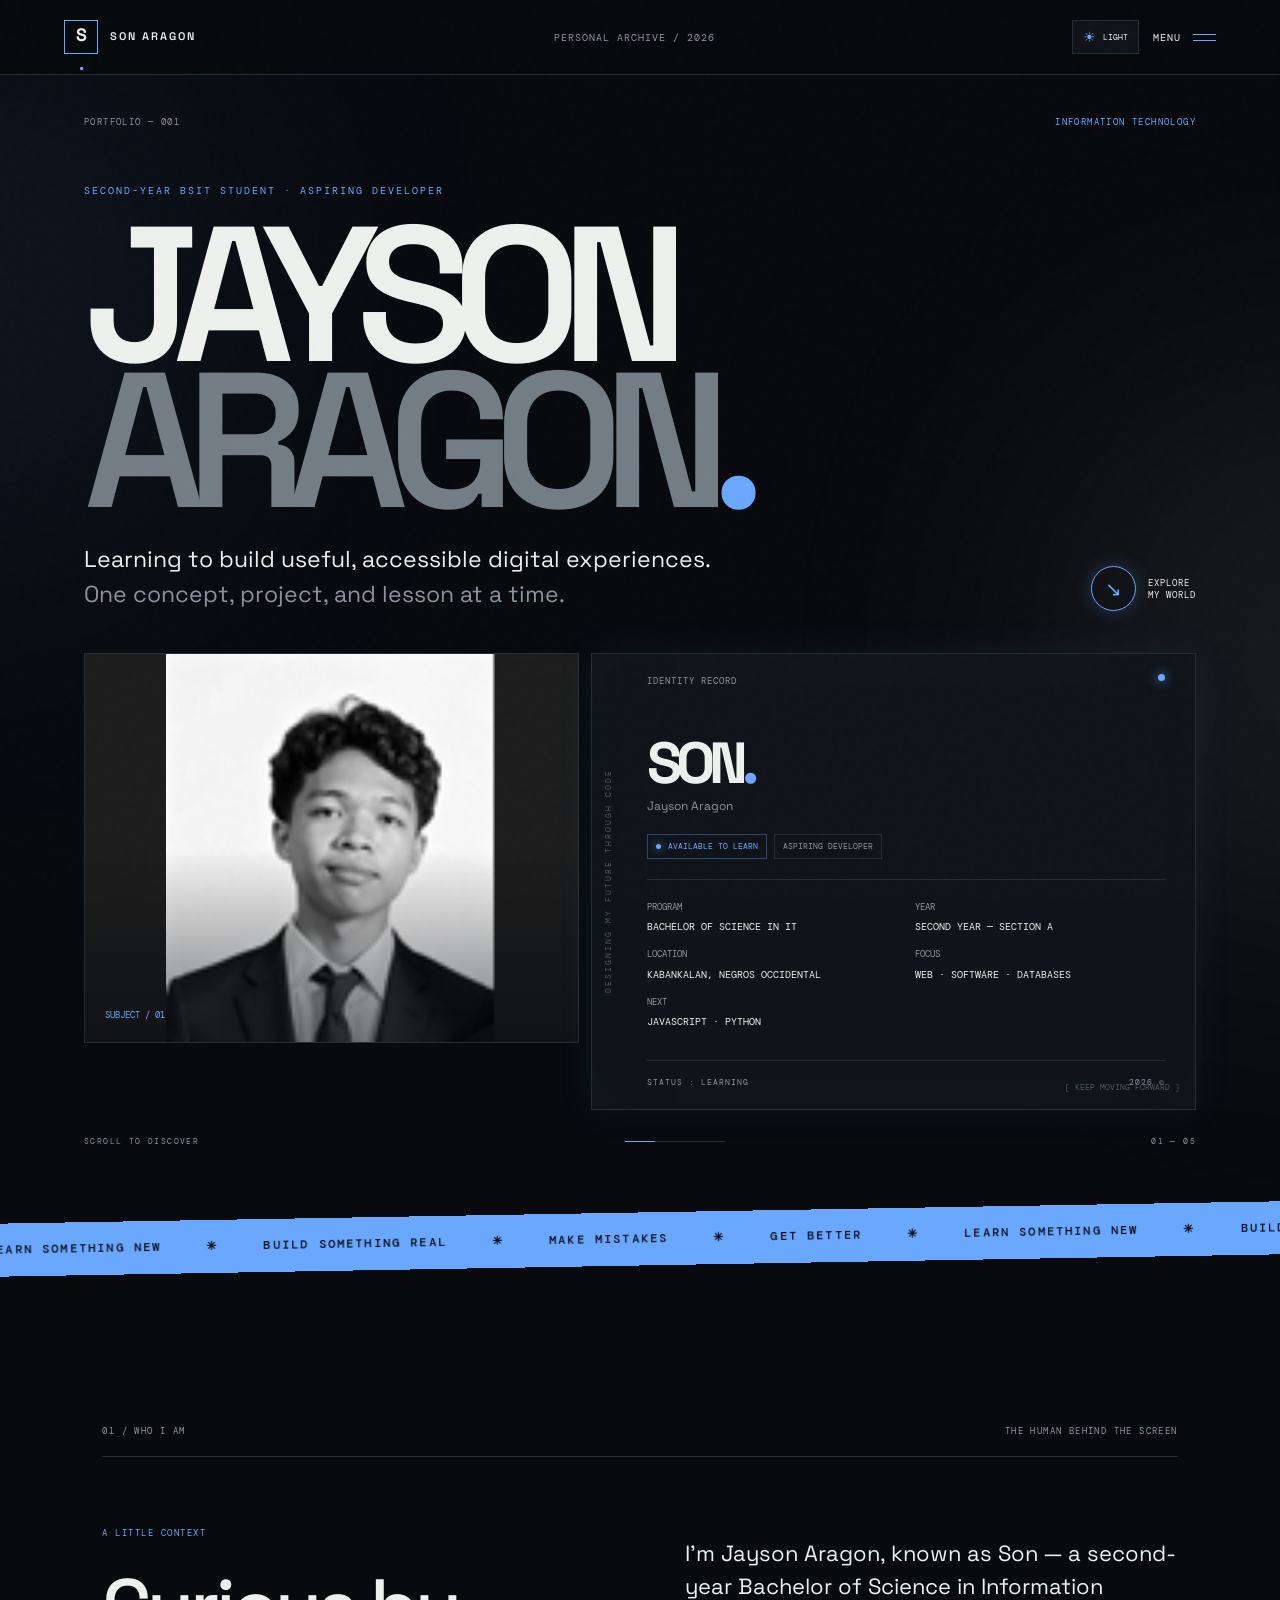
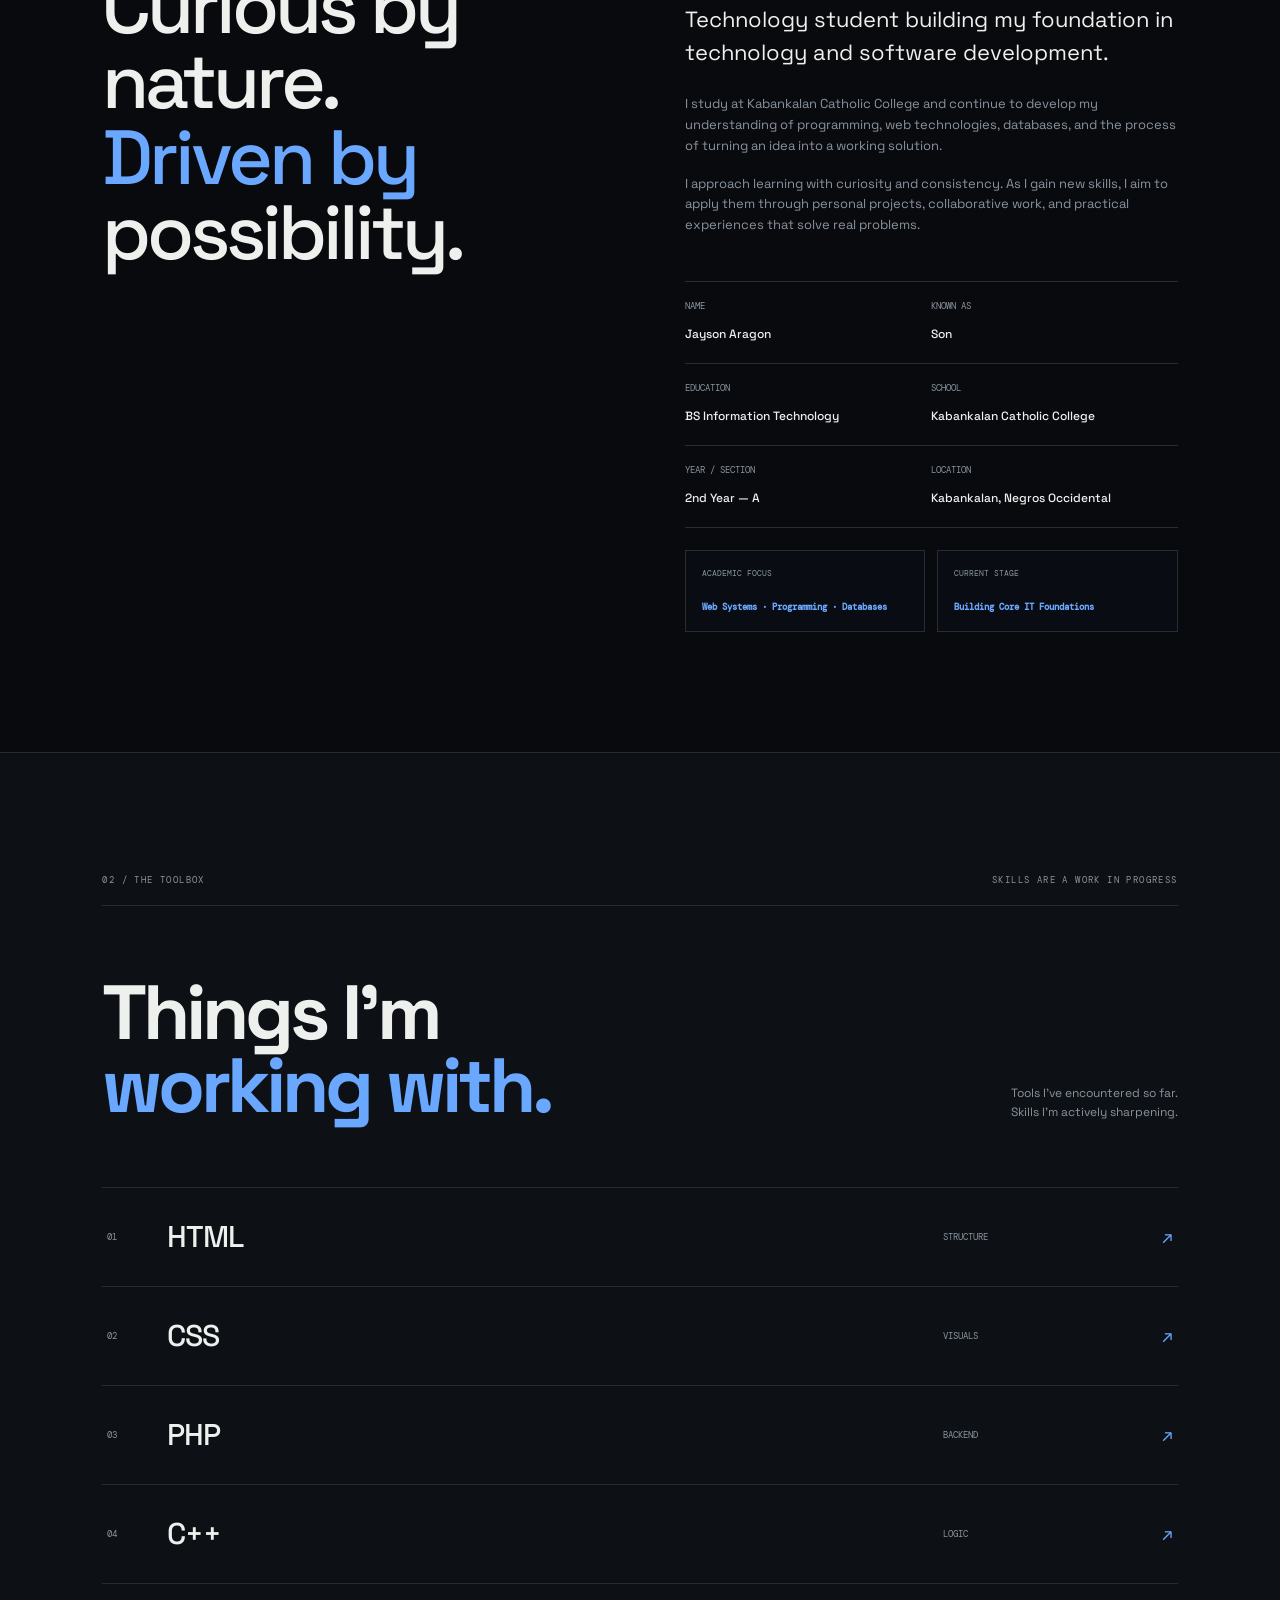
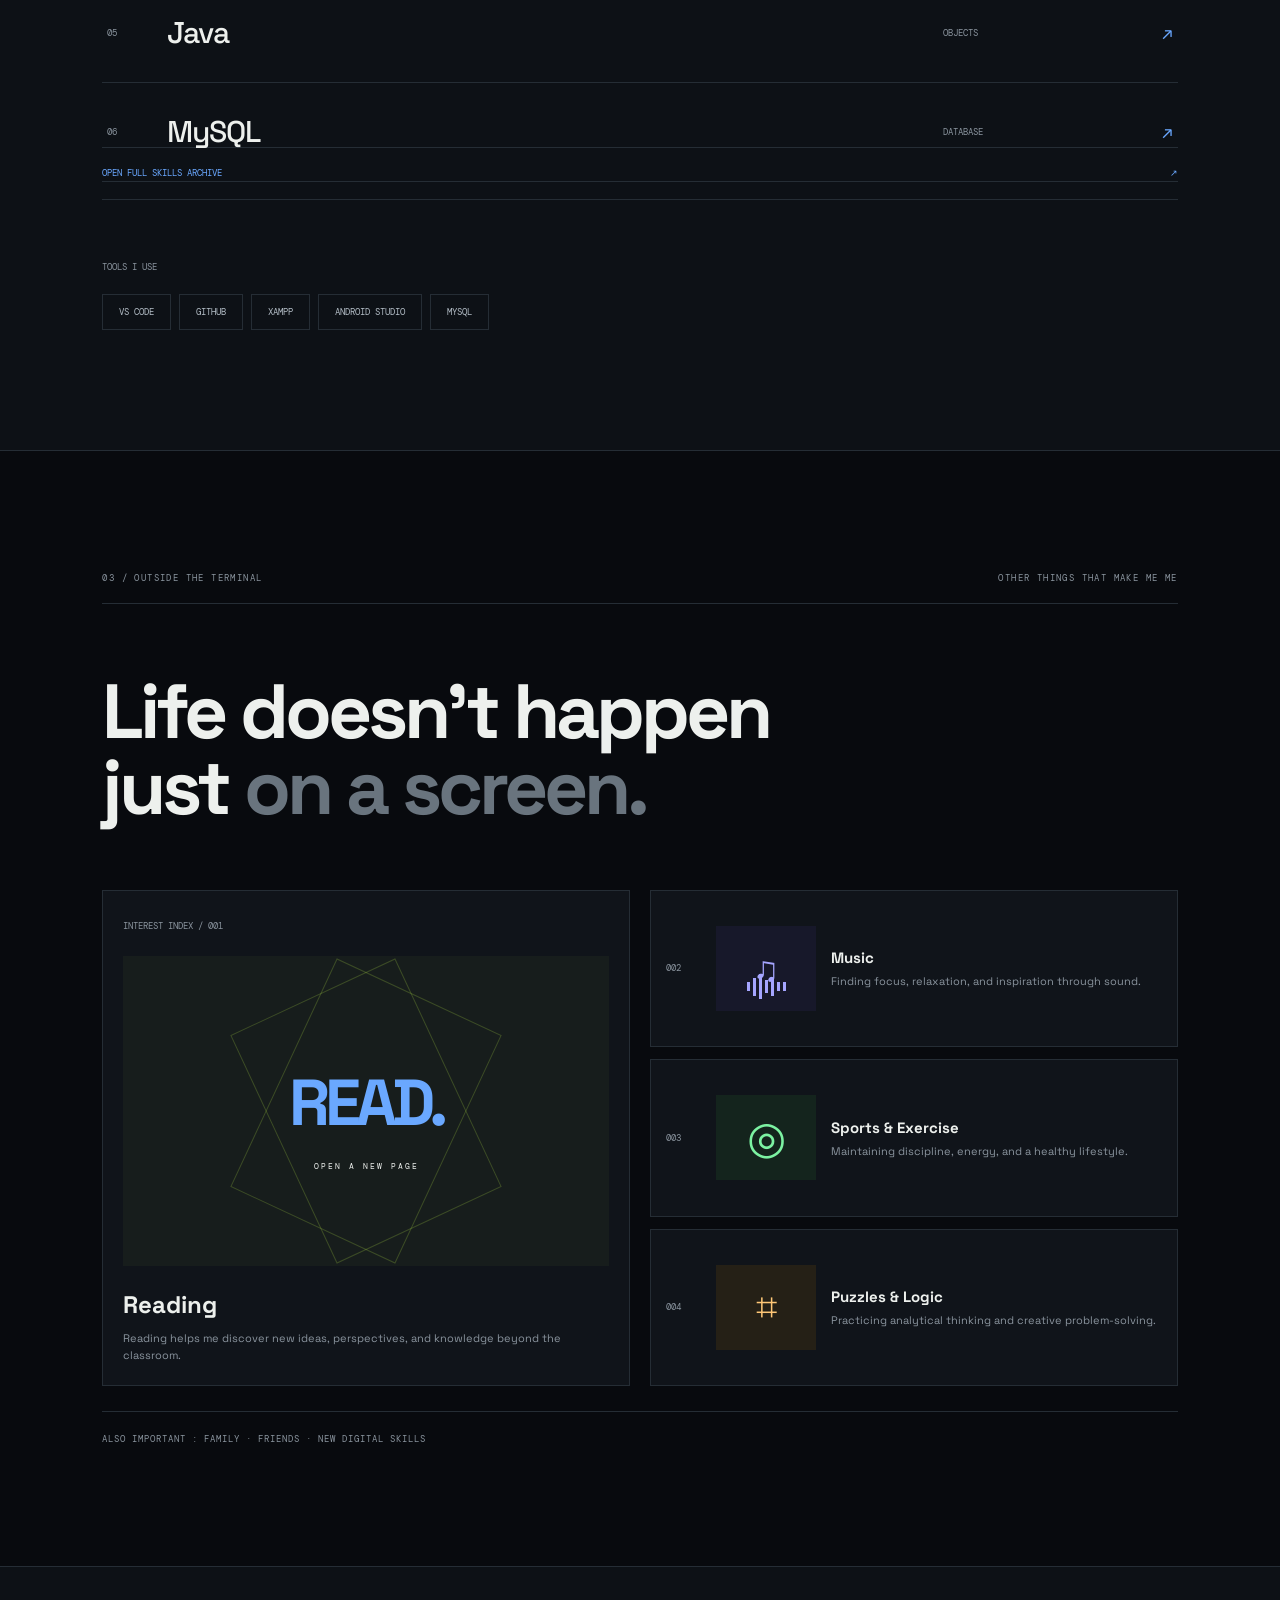
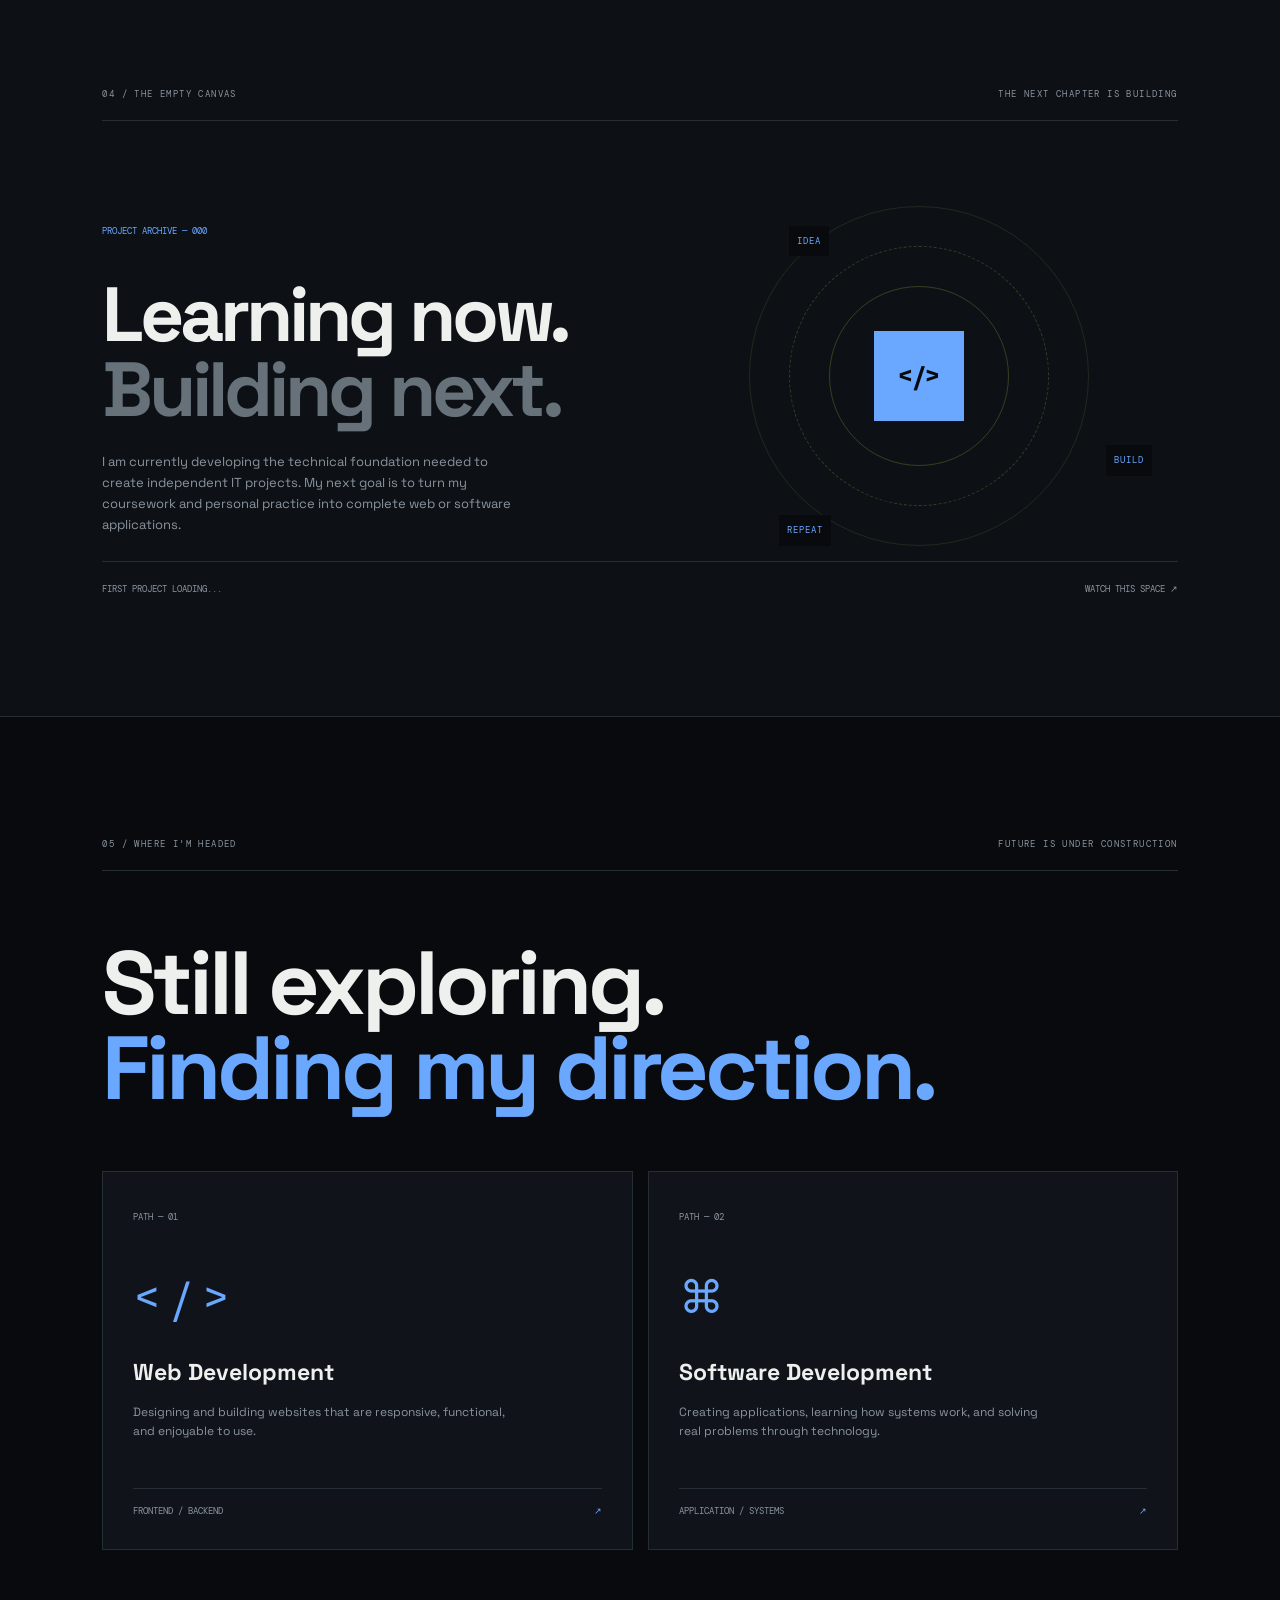
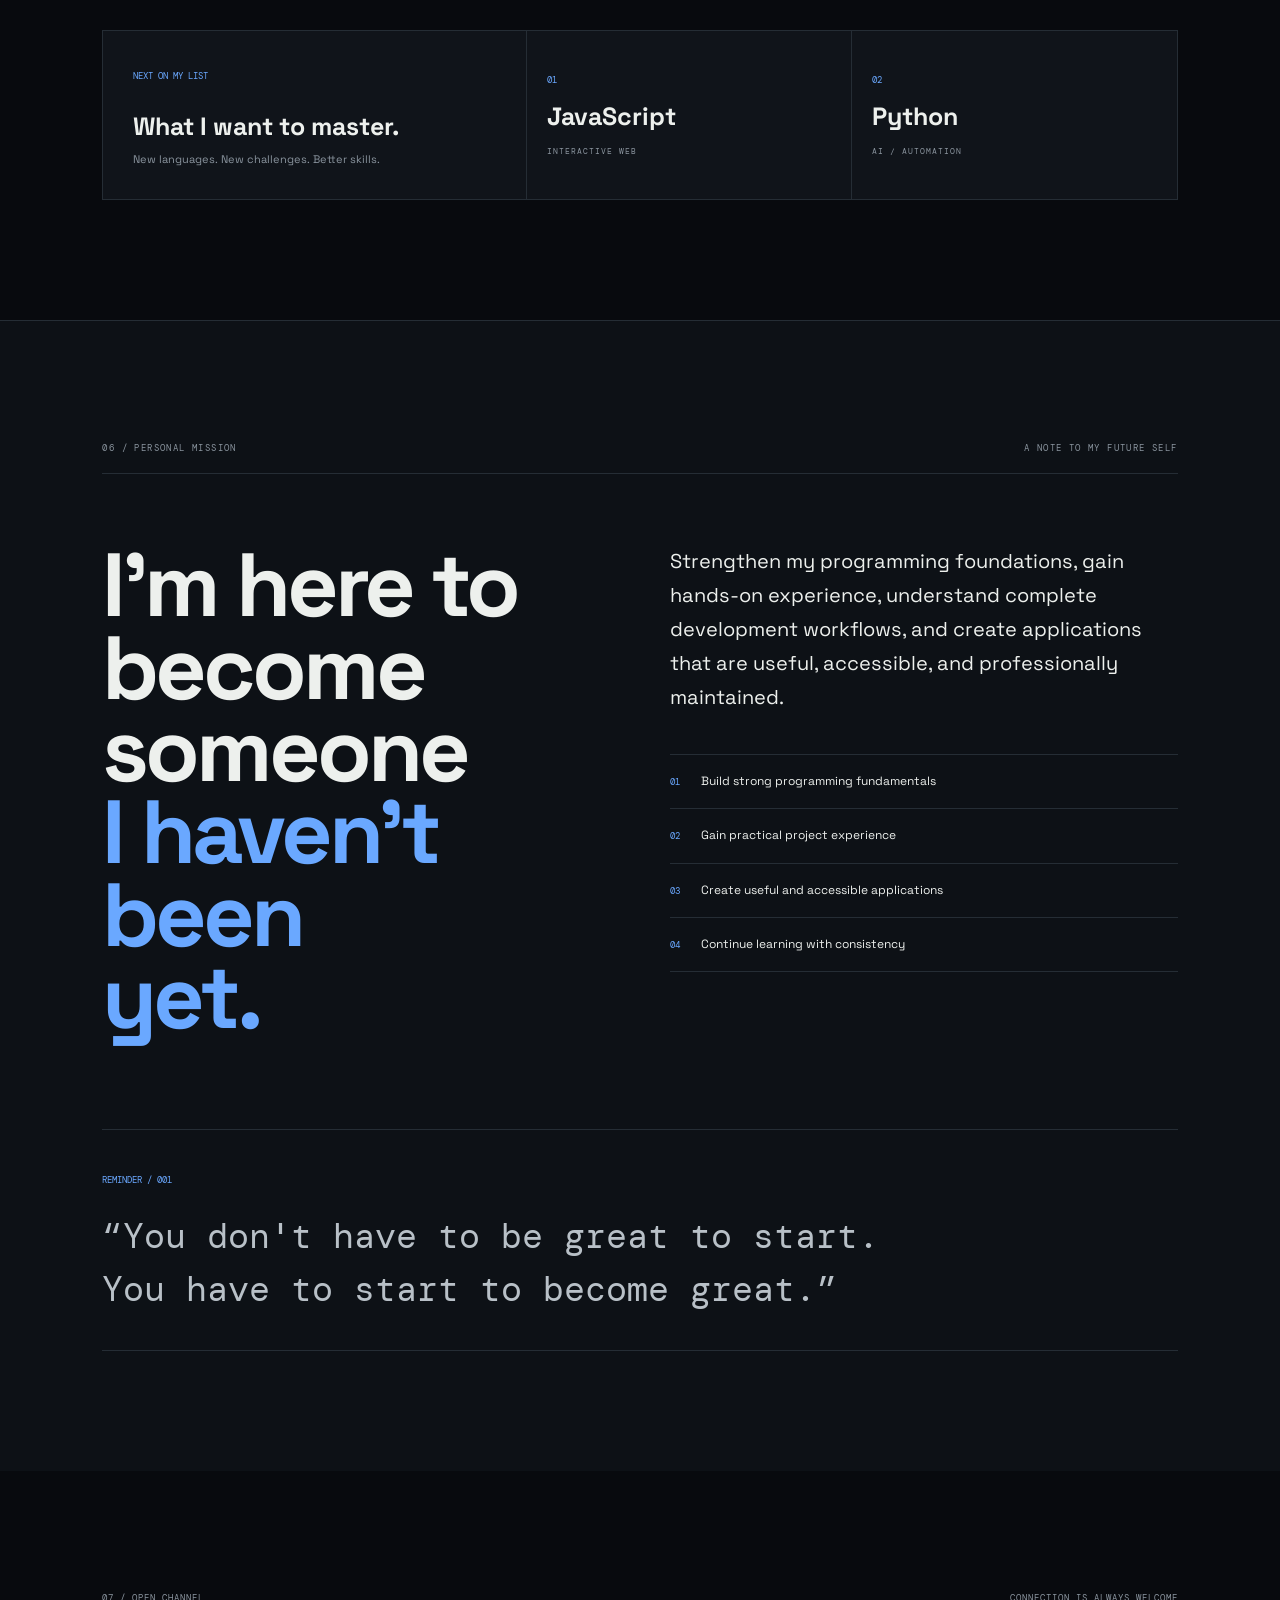
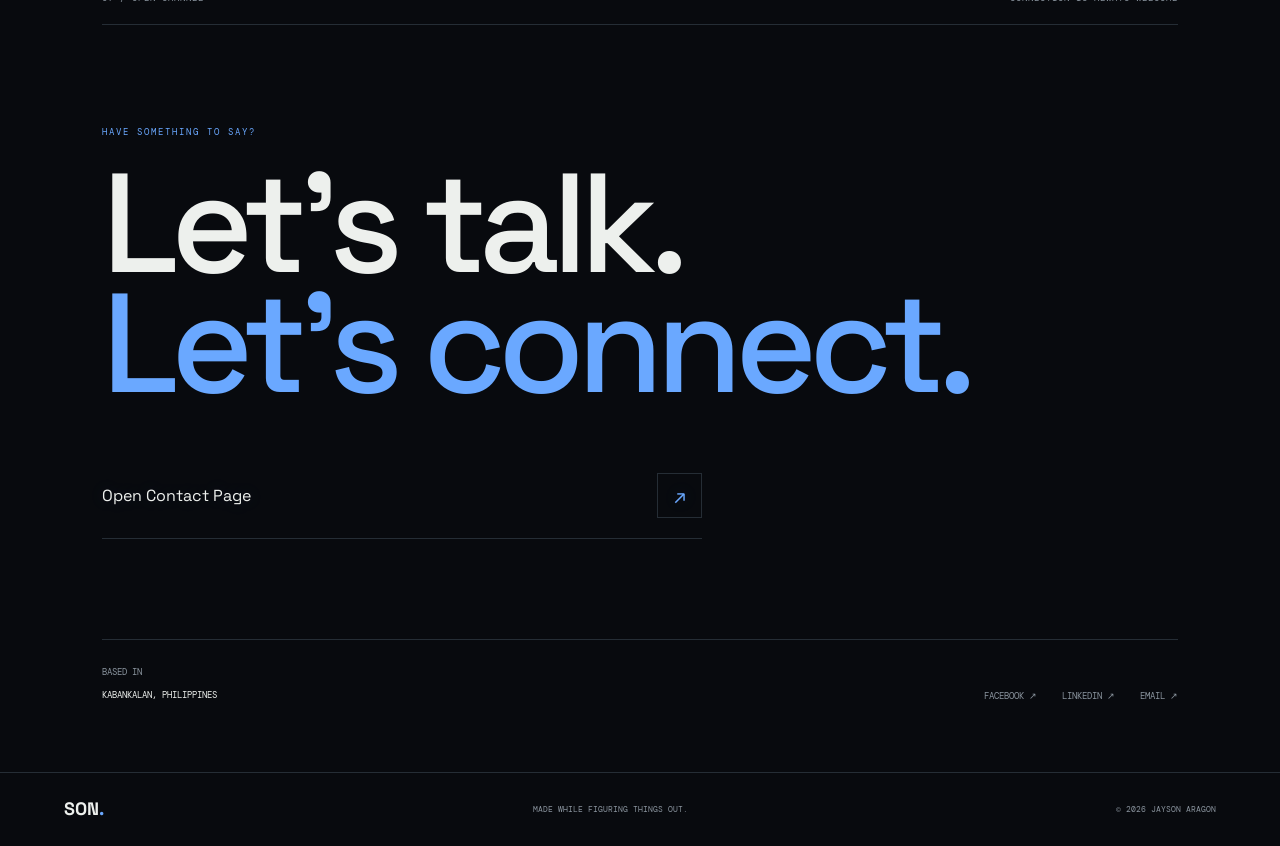
<file: index.html>
<!DOCTYPE html>
<html lang="en">
<head>
    <meta charset="UTF-8">
    <meta name="viewport" content="width=device-width, initial-scale=1.0">
    <meta name="theme-color" content="#080a0e">
    <meta name="description" content="Jayson Aragon — Information Technology student, future web developer.">
    <title>Jayson Aragon — Digital Portfolio</title>

    <link rel="icon" type="image/png" href="assets/img/image.png">
    <link rel="apple-touch-icon" href="assets/img/image.png">
    <link rel="stylesheet" href="assets/style.css">

    <link rel="preconnect" href="https://fonts.googleapis.com">
    <link rel="preconnect" href="https://fonts.gstatic.com" crossorigin>
    <link href="https://fonts.googleapis.com/css2?family=DM+Mono:wght@400;500&family=Space+Grotesk:wght@400;500;600;700&display=swap" rel="stylesheet">
</head>
<body>
    <input type="checkbox" id="theme-toggle" class="theme-toggle-input" aria-label="Toggle light mode">

    <!-- Ambient Background -->
    <div class="ambient ambient-a"></div>
    <div class="ambient ambient-b"></div>
    <div class="noise"></div>

    <!-- Navigation -->
    <header class="navigation">
        <a href="#home" class="brand">
            <span class="brand-mark">S<span>.</span></span>
            <span class="brand-name">SON ARAGON</span>
        </a>

        <span class="nav-center">PERSONAL ARCHIVE / 2026</span>

        <div class="nav-actions">
            <label for="theme-toggle" class="theme-toggle">
                <span class="theme-icon theme-icon-dark">☀</span>
                <span class="theme-icon theme-icon-light">☾</span>
                <span class="theme-text theme-text-dark mono">LIGHT</span>
                <span class="theme-text theme-text-light mono">DARK</span>
            </label>

        <input type="checkbox" id="nav-toggle">
        <label for="nav-toggle" class="menu-button">
            <span>MENU</span>
            <span class="menu-lines"><i></i><i></i></span>
        </label>
        </div>

        <nav class="menu">
            <a href="#about"><span>01</span> About</a>
            <a href="skills.html"><span>02</span> Skills</a>
            <a href="#interests"><span>03</span> Interests</a>
            <a href="#direction"><span>04</span> Direction</a>
            <a href="contack.html"><span>05</span> Contact</a>
        </nav>
    </header>

    <!-- Hero -->
    <main>
        <section class="hero" id="home">

            <div class="hero-meta mono">
                <span>PORTFOLIO — 001</span>
                <span>INFORMATION TECHNOLOGY</span>
            </div>

            <div class="hero-title-wrap">
                <p class="hero-overline">SECOND-YEAR BSIT STUDENT · ASPIRING DEVELOPER</p>

                <h1>
                    JAYSON
                    <span class="surname">ARAGON<span class="title-dot">.</span></span>
                </h1>

                <div class="hero-bottom-line">
                    <p class="hero-description">
                        Learning to build useful, accessible digital experiences.<br>
                        <span>One concept, project, and lesson at a time.</span>
                    </p>

                    <a href="#about" class="explore-link">
                        <span class="explore-circle">↘</span>
                        <span>EXPLORE<br>MY WORLD</span>
                    </a>
                </div>
            </div>

            <!-- Identity Visual -->
            <div class="identity-layout">

                <div class="identity-image">
                    <img src="assets/img/image.png" alt="Jayson Aragon">
                    <div class="image-overlay"></div>
                    <span class="image-index mono">SUBJECT / 01</span>
                </div>

                <div class="identity-side">
                    <div class="vertical-label mono">DESIGNING MY FUTURE THROUGH CODE</div>

                    <div class="identity-card">
                        <div class="identity-card-header mono">
                            <span>IDENTITY RECORD</span>
                            <span class="record-dot"></span>
                        </div>

                        <h2>SON<span>.</span></h2>
                        <p class="identity-fullname">Jayson Aragon</p>

                        <div class="profile-badges mono">
                            <span><i></i> AVAILABLE TO LEARN</span>
                            <span>ASPIRING DEVELOPER</span>
                        </div>

                        <div class="identity-divider"></div>

                        <div class="identity-data mono">
                            <div><span>PROGRAM</span><strong>BACHELOR OF SCIENCE IN IT</strong></div>
                            <div><span>YEAR</span><strong>SECOND YEAR — SECTION A</strong></div>
                            <div><span>LOCATION</span><strong>KABANKALAN, NEGROS OCCIDENTAL</strong></div>
                            <div><span>FOCUS</span><strong>WEB · SOFTWARE · DATABASES</strong></div>
                            <div><span>NEXT</span><strong>JAVASCRIPT · PYTHON</strong></div>
                        </div>

                        <div class="identity-card-footer mono">
                            <span>STATUS : LEARNING</span>
                            <span>2026 ©</span>
                        </div>
                    </div>

                    <div class="side-caption mono">[ KEEP MOVING FORWARD ]</div>
                </div>
            </div>

            <div class="hero-footer mono">
                <span>SCROLL TO DISCOVER</span>
                <span class="scroll-track"><i></i></span>
                <span>01 — 05</span>
            </div>
        </section>

        <!-- Marquee -->
        <div class="marquee">
            <div class="marquee-track mono">
                <span>LEARN SOMETHING NEW <b>✳</b> BUILD SOMETHING REAL <b>✳</b> MAKE MISTAKES <b>✳</b> GET BETTER <b>✳</b> LEARN SOMETHING NEW <b>✳</b> BUILD SOMETHING REAL <b>✳</b> MAKE MISTAKES <b>✳</b> GET BETTER <b>✳</b></span>
            </div>
        </div>

        <!-- About -->
        <section class="about section-pad" id="about">
            <div class="section-top mono">
                <span>01 / WHO I AM</span>
                <span>THE HUMAN BEHIND THE SCREEN</span>
            </div>

            <div class="about-layout">
                <div class="about-heading">
                    <p class="mini-label mono">A LITTLE CONTEXT</p>
                    <h2>Curious by<br>nature.<br><span>Driven by</span><br>possibility.</h2>
                </div>

                <div class="about-content">
                    <p class="about-big">
                        I'm Jayson Aragon, known as Son — a second-year Bachelor
                        of Science in Information Technology student building my
                        foundation in technology and software development.
                    </p>

                    <p>
                        I study at Kabankalan Catholic College and continue to develop
                        my understanding of programming, web technologies, databases,
                        and the process of turning an idea into a working solution.
                    </p>

                    <p>
                        I approach learning with curiosity and consistency. As I gain
                        new skills, I aim to apply them through personal projects,
                        collaborative work, and practical experiences that solve real problems.
                    </p>

                    <div class="about-facts">
                        <div class="fact">
                            <span class="mono">NAME</span>
                            <strong>Jayson Aragon</strong>
                        </div>
                        <div class="fact">
                            <span class="mono">KNOWN AS</span>
                            <strong>Son</strong>
                        </div>
                        <div class="fact">
                            <span class="mono">EDUCATION</span>
                            <strong>BS Information Technology</strong>
                        </div>
                        <div class="fact">
                            <span class="mono">SCHOOL</span>
                            <strong>Kabankalan Catholic College</strong>
                        </div>
                        <div class="fact">
                            <span class="mono">YEAR / SECTION</span>
                            <strong>2nd Year — A</strong>
                        </div>
                        <div class="fact">
                            <span class="mono">LOCATION</span>
                            <strong>Kabankalan, Negros Occidental</strong>
                        </div>
                    </div>

                    <div class="academic-focus mono">
                        <div>
                            <span>ACADEMIC FOCUS</span>
                            <strong>Web Systems · Programming · Databases</strong>
                        </div>
                        <div>
                            <span>CURRENT STAGE</span>
                            <strong>Building Core IT Foundations</strong>
                        </div>
                    </div>
                </div>
            </div>
        </section>

        <!-- Skills -->
        <section class="skills section-pad" id="skills">
            <div class="section-top mono">
                <span>02 / THE TOOLBOX</span>
                <span>SKILLS ARE A WORK IN PROGRESS</span>
            </div>

            <div class="skills-intro">
                <h2>Things I'm<br><span>working with.</span></h2>
                <p>Tools I've encountered so far.<br>Skills I'm actively sharpening.</p>
            </div>

            <div class="skill-list">
                <div class="skill-row">
                    <span class="skill-no mono">01</span>
                    <h3>HTML</h3>
                    <span class="skill-type mono">STRUCTURE</span>
                    <span class="skill-symbol">↗</span>
                </div>
                <div class="skill-row">
                    <span class="skill-no mono">02</span>
                    <h3>CSS</h3>
                    <span class="skill-type mono">VISUALS</span>
                    <span class="skill-symbol">↗</span>
                </div>
                <div class="skill-row">
                    <span class="skill-no mono">03</span>
                    <h3>PHP</h3>
                    <span class="skill-type mono">BACKEND</span>
                    <span class="skill-symbol">↗</span>
                </div>
                <div class="skill-row">
                    <span class="skill-no mono">04</span>
                    <h3>C++</h3>
                    <span class="skill-type mono">LOGIC</span>
                    <span class="skill-symbol">↗</span>
                </div>
                <div class="skill-row">
                    <span class="skill-no mono">05</span>
                    <h3>Java</h3>
                    <span class="skill-type mono">OBJECTS</span>
                    <span class="skill-symbol">↗</span>
                </div>
                <div class="skill-row">
                    <span class="skill-no mono">06</span>
                    <h3>MySQL</h3>
                    <span class="skill-type mono">DATABASE</span>
                    <span class="skill-symbol">↗</span>
                </div>
            </div>

            <a href="skills.html" class="skills-page-link mono">OPEN FULL SKILLS ARCHIVE <span>↗</span></a>

            <div class="tool-strip">
                <span class="mono tool-title">TOOLS I USE</span>
                <div class="tool-chips">
                    <span>VS CODE</span>
                    <span>GITHUB</span>
                    <span>XAMPP</span>
                    <span>ANDROID STUDIO</span>
                    <span>MYSQL</span>
                </div>
            </div>
        </section>

        <!-- Interests -->
        <section class="interests section-pad" id="interests">
            <div class="section-top mono">
                <span>03 / OUTSIDE THE TERMINAL</span>
                <span>OTHER THINGS THAT MAKE ME ME</span>
            </div>

            <h2 class="interests-heading">Life doesn't happen<br>just <span>on a screen.</span></h2>

            <div class="interests-layout">
                <div class="interest-feature">
                    <span class="feature-no mono">INTEREST INDEX / 001</span>
                    <div class="feature-graphic graphic-book">
                        <span class="graphic-big">READ.</span>
                        <span class="graphic-small mono">OPEN A NEW PAGE</span>
                    </div>
                    <div class="interest-feature-info">
                        <h3>Reading</h3>
                        <p>Reading helps me discover new ideas, perspectives, and knowledge beyond the classroom.</p>
                    </div>
                </div>

                <div class="interest-stack">
                    <article class="interest-item">
                        <span class="interest-no mono">002</span>
                        <div class="interest-graphic music-graphic">
                            <span>♫</span>
                            <div class="music-bars"><i></i><i></i><i></i><i></i><i></i><i></i><i></i></div>
                        </div>
                        <div>
                            <h3>Music</h3>
                            <p>Finding focus, relaxation, and inspiration through sound.</p>
                        </div>
                    </article>

                    <article class="interest-item">
                        <span class="interest-no mono">003</span>
                        <div class="interest-graphic sport-graphic">
                            <span>◎</span>
                        </div>
                        <div>
                            <h3>Sports & Exercise</h3>
                            <p>Maintaining discipline, energy, and a healthy lifestyle.</p>
                        </div>
                    </article>

                    <article class="interest-item">
                        <span class="interest-no mono">004</span>
                        <div class="interest-graphic puzzle-graphic">
                            <span>⌗</span>
                        </div>
                        <div>
                            <h3>Puzzles & Logic</h3>
                            <p>Practicing analytical thinking and creative problem-solving.</p>
                        </div>
                    </article>
                </div>
            </div>

            <div class="interests-note mono">
                ALSO IMPORTANT : FAMILY · FRIENDS · NEW DIGITAL SKILLS
            </div>
        </section>

        <!-- Projects -->
        <section class="projects section-pad" id="projects">
            <div class="section-top mono">
                <span>04 / THE EMPTY CANVAS</span>
                <span>THE NEXT CHAPTER IS BUILDING</span>
            </div>

            <div class="project-content">
                <div class="project-left">
                    <span class="project-counter mono">PROJECT ARCHIVE — 000</span>
                    <h2>Learning now.<br><span>Building next.</span></h2>
                    <p>
                        I am currently developing the technical foundation needed
                        to create independent IT projects. My next goal is to turn
                        my coursework and personal practice into complete web or
                        software applications.
                    </p>
                </div>

                <div class="project-right">
                    <div class="project-orbit">
                        <div class="orbit-ring ring-1"></div>
                        <div class="orbit-ring ring-2"></div>
                        <div class="orbit-ring ring-3"></div>
                        <div class="orbit-center">&lt;/&gt;</div>
                        <span class="orbit-label orbit-label-a mono">IDEA</span>
                        <span class="orbit-label orbit-label-b mono">BUILD</span>
                        <span class="orbit-label orbit-label-c mono">REPEAT</span>
                    </div>
            </div>
            </div>

            <div class="project-bottom mono">
                <span>FIRST PROJECT LOADING...</span>
                <span>WATCH THIS SPACE ↗</span>
            </div>
        </section>

        <!-- Career / Future -->
        <section class="direction section-pad" id="direction">
            <div class="section-top mono">
                <span>05 / WHERE I'M HEADED</span>
                <span>FUTURE IS UNDER CONSTRUCTION</span>
            </div>

            <h2 class="direction-title">Still exploring.<br><span>Finding my direction.</span></h2>

            <div class="direction-cards">
                <article class="direction-card">
                    <span class="direction-index mono">PATH — 01</span>
                    <div class="direction-icon">&lt; / &gt;</div>
                    <h3>Web Development</h3>
                    <p>
                        Designing and building websites that are responsive,
                        functional, and enjoyable to use.
                    </p>
                    <div class="direction-footer mono">
                        <span>FRONTEND / BACKEND</span>
                        <span>↗</span>
                    </div>
                </article>

                <article class="direction-card">
                    <span class="direction-index mono">PATH — 02</span>
                    <div class="direction-icon">⌘</div>
                    <h3>Software Development</h3>
                    <p>
                        Creating applications, learning how systems work,
                        and solving real problems through technology.
                    </p>
                    <div class="direction-footer mono">
                        <span>APPLICATION / SYSTEMS</span>
                        <span>↗</span>
                    </div>
                </article>
            </div>

            <div class="learning-next">
                <div class="learning-next-text">
                    <span class="mono">NEXT ON MY LIST</span>
                    <h3>What I want to master.</h3>
                    <p>New languages. New challenges. Better skills.</p>
                </div>
                <div class="next-language">
                    <span class="language-index mono">01</span>
                    <h4>JavaScript</h4>
                    <span class="language-purpose">INTERACTIVE WEB</span>
                </div>
                <div class="next-language">
                    <span class="language-index mono">02</span>
                    <h4>Python</h4>
                    <span class="language-purpose">AI / AUTOMATION</span>
                </div>
            </div>
        </section>

        <!-- Goals -->
        <section class="goals-section section-pad" id="goals">
            <div class="section-top mono">
                <span>06 / PERSONAL MISSION</span>
                <span>A NOTE TO MY FUTURE SELF</span>
            </div>

            <div class="goals-layout">
                <h2>I'm here to<br>become someone<br><span>I haven't been<br>yet.</span></h2>

                <div class="goals-content">
                    <p class="goals-statement">
                        Strengthen my programming foundations, gain hands-on experience,
                        understand complete development workflows, and create applications
                        that are useful, accessible, and professionally maintained.
                    </p>

                    <div class="goals-list">
                        <div><span>01</span> Build strong programming fundamentals</div>
                        <div><span>02</span> Gain practical project experience</div>
                        <div><span>03</span> Create useful and accessible applications</div>
                        <div><span>04</span> Continue learning with consistency</div>
                    </div>
                </div>
            </div>

            <div class="mission-quote mono">
                <span>REMINDER / 001</span>
                <p>“You don't have to be great to start.<br>You have to start to become great.”</p>
            </div>
        </section>

        <!-- Contact -->
        <section class="contact section-pad" id="contact">
            <div class="contact-top mono">
                <span>07 / OPEN CHANNEL</span>
                <span>CONNECTION IS ALWAYS WELCOME</span>
            </div>

            <div class="contact-main">
                <p class="mono contact-overline">HAVE SOMETHING TO SAY?</p>
                <h2>Let's talk.<br><span>Let's connect.</span></h2>
                <a href="contack.html" class="contact-cta">
                    <span>Open Contact Page</span>
                    <span class="cta-arrow">↗</span>
                </a>
            </div>

            <div class="contact-bottom">
                <div class="contact-location mono">
                    <span>BASED IN</span>
                    <strong>KABANKALAN, PHILIPPINES</strong>
                </div>

                <div class="contact-socials">
                    <a href="https://www.facebook.com/share/1QeDowEwrx/" target="_blank" rel="noopener noreferrer">FACEBOOK ↗</a>
                    <a href="https://www.linkedin.com/in/jayson-aragon-613527451/" target="_blank" rel="noopener noreferrer">LINKEDIN ↗</a>
                    <a href="mailto:jaysonaragon75@gmail.com">EMAIL ↗</a>
                </div>
            </div>
        </section>
    </main>

    <!-- Footer -->
    <footer class="footer">
        <div class="footer-inner mono">
            <a href="#home" class="footer-brand">SON<span>.</span></a>
            <span>MADE WHILE FIGURING THINGS OUT.</span>
            <span>© 2026 JAYSON ARAGON</span>
        </div>
    </footer>

</body>
</html>
</file>
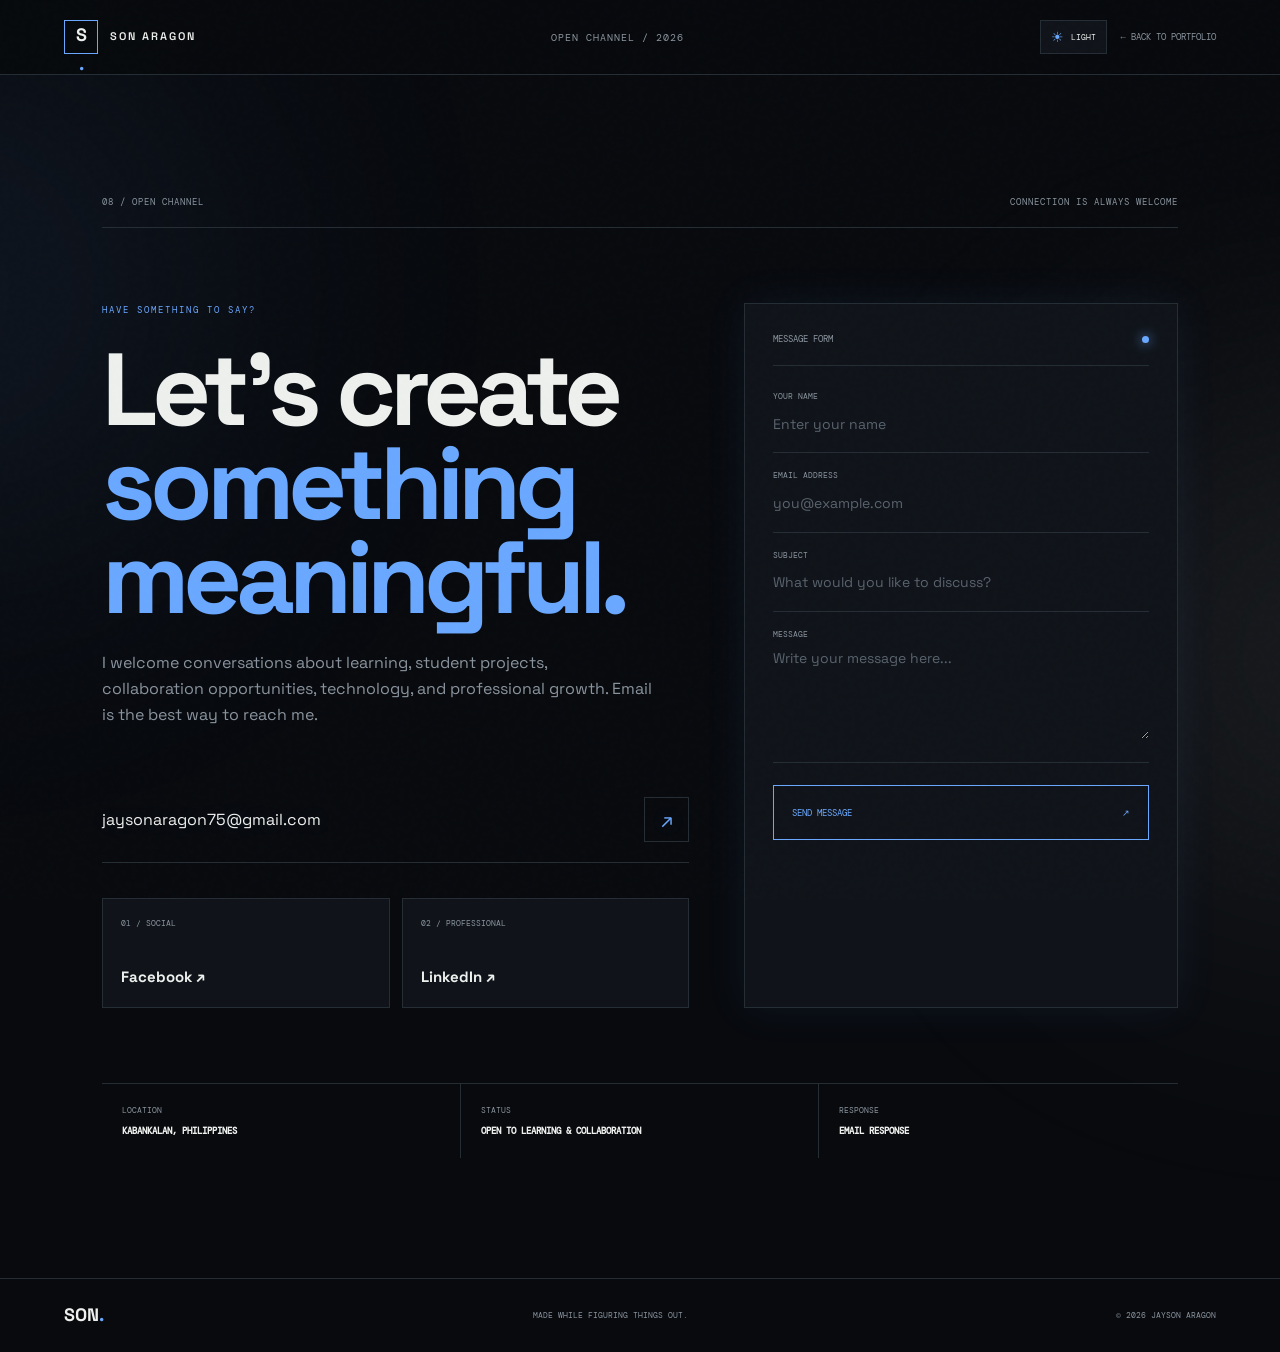
<file: contack.html>
<!DOCTYPE html>
<html lang="en">
<head>
    <meta charset="UTF-8">
    <meta name="viewport" content="width=device-width, initial-scale=1.0">
    <meta name="theme-color" content="#080a0e">
    <meta name="description" content="Contact Jayson Aragon, a second-year BSIT student and aspiring developer.">
    <title>Contact Jayson Aragon</title>

    <link rel="icon" type="image/png" href="assets/img/image.png">
    <link rel="apple-touch-icon" href="assets/img/image.png">
    <link rel="stylesheet" href="assets/style.css">

    <link rel="preconnect" href="https://fonts.googleapis.com">
    <link rel="preconnect" href="https://fonts.gstatic.com" crossorigin>
    <link href="https://fonts.googleapis.com/css2?family=DM+Mono:wght@400;500&family=Space+Grotesk:wght@400;500;600;700&display=swap" rel="stylesheet">
</head>
<body>
    <input type="checkbox" id="theme-toggle" class="theme-toggle-input" aria-label="Toggle light mode">
    <div class="ambient ambient-a"></div>
    <div class="ambient ambient-b"></div>
    <div class="noise"></div>

    <header class="navigation">
        <a href="index.html" class="brand">
            <span class="brand-mark">S<span>.</span></span>
            <span class="brand-name">SON ARAGON</span>
        </a>

        <span class="nav-center">OPEN CHANNEL / 2026</span>

        <div class="nav-actions">
            <label for="theme-toggle" class="theme-toggle">
                <span class="theme-icon theme-icon-dark">☀</span>
                <span class="theme-icon theme-icon-light">☾</span>
                <span class="theme-text theme-text-dark mono">LIGHT</span>
                <span class="theme-text theme-text-light mono">DARK</span>
            </label>
            <a href="index.html" class="back-link mono">← BACK TO PORTFOLIO</a>
        </div>
    </header>

    <main>
        <section class="contact-page section-pad">
            <div class="contact-top mono">
                <span>08 / OPEN CHANNEL</span>
                <span>CONNECTION IS ALWAYS WELCOME</span>
            </div>

            <div class="contact-page-layout">
                <div class="contact-page-main">
                    <p class="mono contact-overline">HAVE SOMETHING TO SAY?</p>
                    <h1>Let's create<br><span>something meaningful.</span></h1>
                    <p class="contact-page-copy">
                        I welcome conversations about learning, student projects,
                        collaboration opportunities, technology, and professional growth.
                        Email is the best way to reach me.
                    </p>

                    <a href="mailto:jaysonaragon75@gmail.com" class="contact-cta">
                        <span>jaysonaragon75@gmail.com</span>
                        <span class="cta-arrow">↗</span>
                    </a>

                    <div class="contact-page-socials">
                        <a href="https://www.facebook.com/share/1QeDowEwrx/" target="_blank" rel="noopener noreferrer">
                            <span class="mono">01 / SOCIAL</span>
                            <strong>Facebook ↗</strong>
                        </a>
                        <a href="https://www.linkedin.com/in/jayson-aragon-613527451/" target="_blank" rel="noopener noreferrer">
                            <span class="mono">02 / PROFESSIONAL</span>
                            <strong>LinkedIn ↗</strong>
                        </a>
                    </div>
                </div>

                <form class="contact-form" action="mailto:jaysonaragon75@gmail.com" method="post" enctype="text/plain">
                    <div class="form-heading mono">
                        <span>MESSAGE FORM</span>
                        <span class="record-dot"></span>
                    </div>

                    <label>
                        <span class="mono">YOUR NAME</span>
                        <input type="text" name="name" placeholder="Enter your name" required>
                    </label>

                    <label>
                        <span class="mono">EMAIL ADDRESS</span>
                        <input type="email" name="email" placeholder="you@example.com" required>
                    </label>

                    <label>
                        <span class="mono">SUBJECT</span>
                        <input type="text" name="subject" placeholder="What would you like to discuss?">
                    </label>

                    <label>
                        <span class="mono">MESSAGE</span>
                        <textarea name="message" rows="5" placeholder="Write your message here..." required></textarea>
                    </label>

                    <button type="submit" class="form-submit">
                        <span>SEND MESSAGE</span>
                        <span>↗</span>
                    </button>
                </form>
            </div>

            <div class="contact-page-meta mono">
                <div>
                    <span>LOCATION</span>
                    <strong>KABANKALAN, PHILIPPINES</strong>
                </div>
                <div>
                    <span>STATUS</span>
                    <strong>OPEN TO LEARNING & COLLABORATION</strong>
                </div>
                <div>
                    <span>RESPONSE</span>
                    <strong>EMAIL RESPONSE</strong>
                </div>
            </div>
        </section>
    </main>

    <footer class="footer">
        <div class="footer-inner mono">
            <a href="index.html" class="footer-brand">SON<span>.</span></a>
            <span>MADE WHILE FIGURING THINGS OUT.</span>
            <span>© 2026 JAYSON ARAGON</span>
        </div>
    </footer>

</body>
</html>
</file>
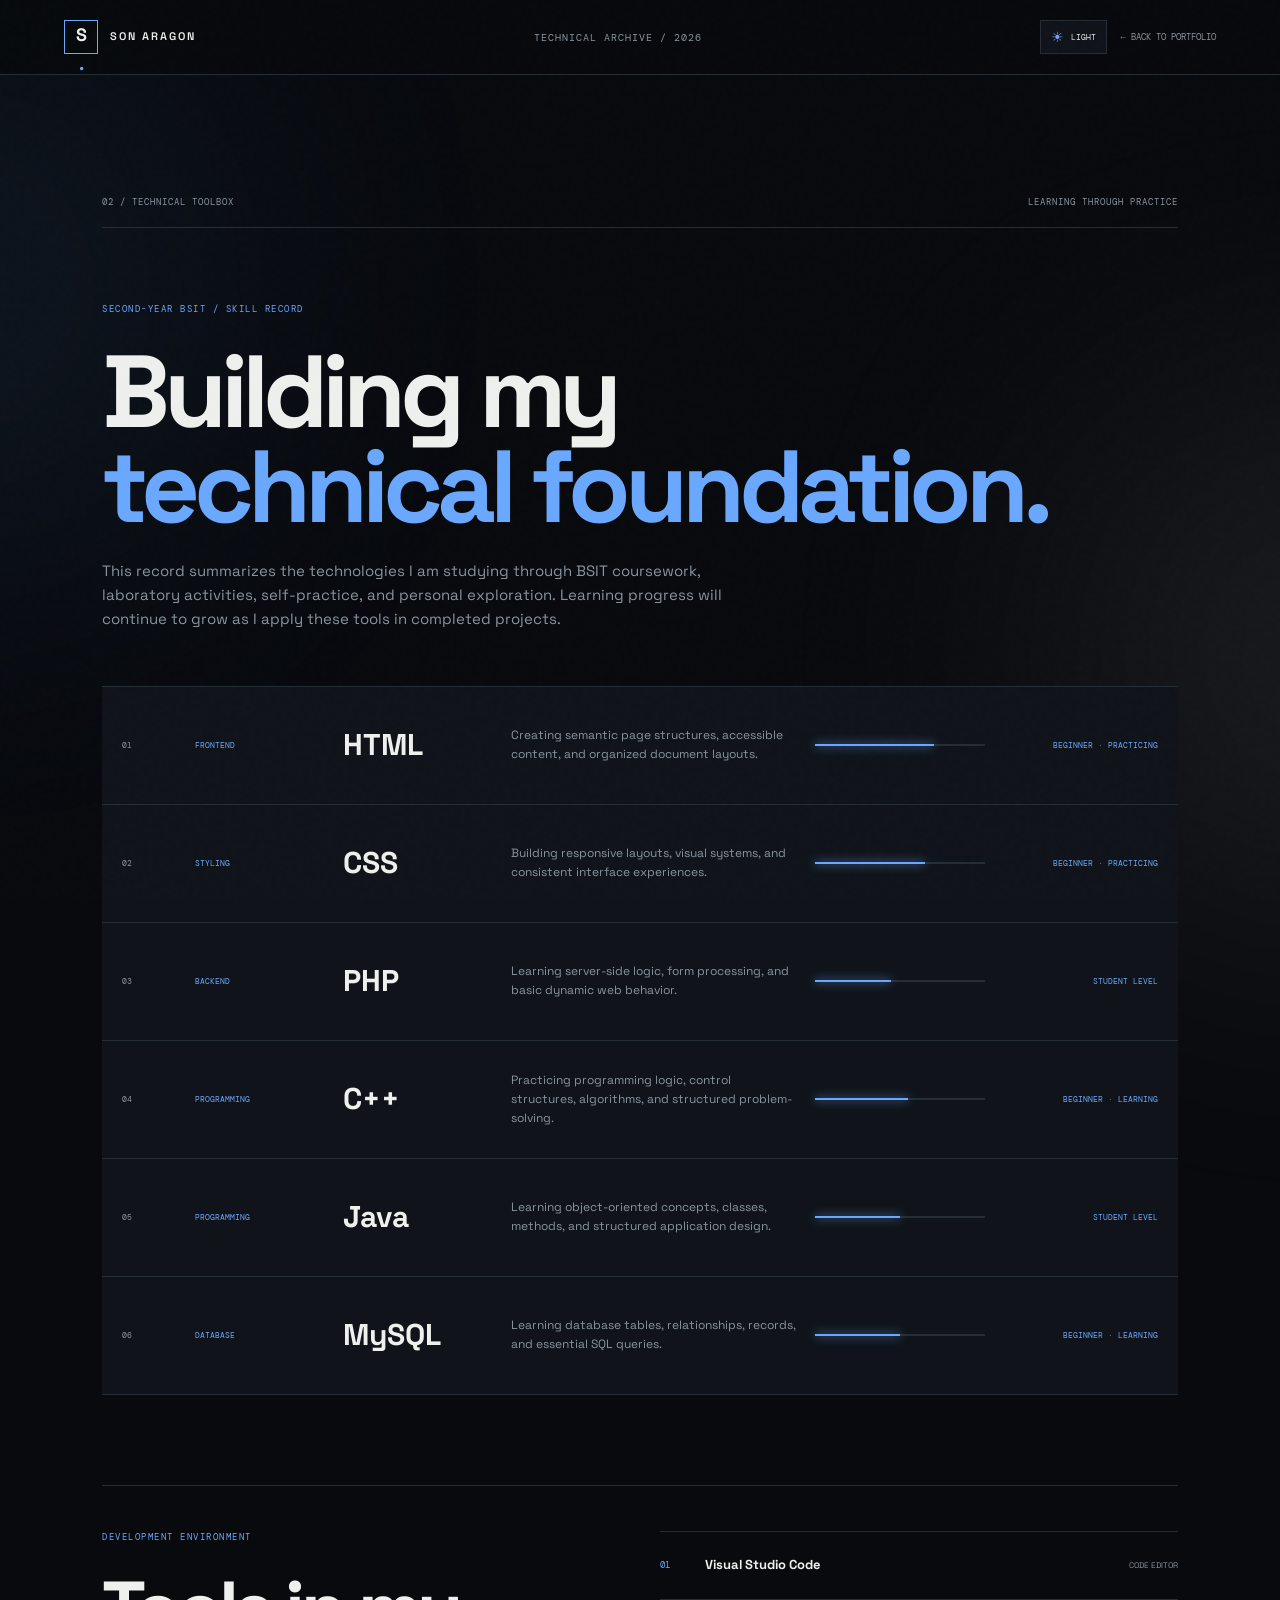
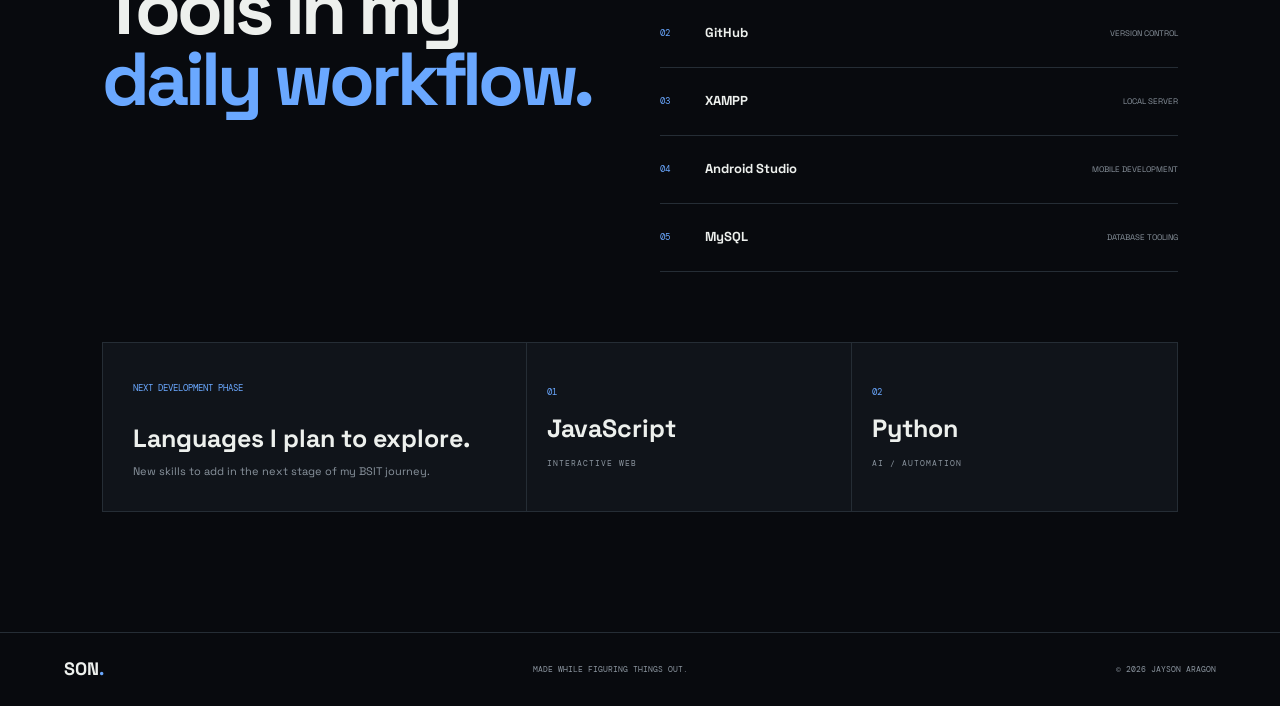
<file: skills.html>
<!DOCTYPE html>
<html lang="en">
<head>
    <meta charset="UTF-8">
    <meta name="viewport" content="width=device-width, initial-scale=1.0">
    <meta name="theme-color" content="#080a0e">
    <meta name="description" content="Technical skills and development tools of Jayson Aragon, second-year BSIT student.">
    <title>Skills — Jayson Aragon</title>

    <link rel="icon" type="image/png" href="assets/img/image.png">
    <link rel="apple-touch-icon" href="assets/img/image.png">
    <link rel="stylesheet" href="assets/style.css">

    <link rel="preconnect" href="https://fonts.googleapis.com">
    <link rel="preconnect" href="https://fonts.gstatic.com" crossorigin>
    <link href="https://fonts.googleapis.com/css2?family=DM+Mono:wght@400;500&family=Space+Grotesk:wght@400;500;600;700&display=swap" rel="stylesheet">
</head>
<body>
    <input type="checkbox" id="theme-toggle" class="theme-toggle-input" aria-label="Toggle light mode">
    <div class="ambient ambient-a"></div>
    <div class="ambient ambient-b"></div>
    <div class="noise"></div>

    <header class="navigation">
        <a href="index.html" class="brand">
            <span class="brand-mark">S<span>.</span></span>
            <span class="brand-name">SON ARAGON</span>
        </a>

        <span class="nav-center">TECHNICAL ARCHIVE / 2026</span>

        <div class="nav-actions">
            <label for="theme-toggle" class="theme-toggle">
                <span class="theme-icon theme-icon-dark">☀</span>
                <span class="theme-icon theme-icon-light">☾</span>
                <span class="theme-text theme-text-dark mono">LIGHT</span>
                <span class="theme-text theme-text-light mono">DARK</span>
            </label>
            <a href="index.html" class="back-link mono">← BACK TO PORTFOLIO</a>
        </div>
    </header>

    <main>
        <section class="skills-page section-pad">
            <div class="contact-top mono">
                <span>02 / TECHNICAL TOOLBOX</span>
                <span>LEARNING THROUGH PRACTICE</span>
            </div>

            <div class="skills-page-heading">
                <p class="mini-label mono">SECOND-YEAR BSIT / SKILL RECORD</p>
                <h1>Building my<br><span>technical foundation.</span></h1>
                <p>
                    This record summarizes the technologies I am studying through
                    BSIT coursework, laboratory activities, self-practice, and
                    personal exploration. Learning progress will continue to grow
                    as I apply these tools in completed projects.
                </p>
            </div>

            <div class="skill-record-grid">
                <article class="skill-record">
                    <span class="skill-row-number mono">01</span>
                    <span class="skill-row-category mono">FRONTEND</span>
                    <h2>HTML</h2>
                    <p>Creating semantic page structures, accessible content, and organized document layouts.</p>
                    <div class="skill-progress"><span style="width: 70%"></span></div>
                    <span class="skill-status mono">BEGINNER · PRACTICING</span>
                </article>

                <article class="skill-record">
                    <span class="skill-row-number mono">02</span>
                    <span class="skill-row-category mono">STYLING</span>
                    <h2>CSS</h2>
                    <p>Building responsive layouts, visual systems, and consistent interface experiences.</p>
                    <div class="skill-progress"><span style="width: 65%"></span></div>
                    <span class="skill-status mono">BEGINNER · PRACTICING</span>
                </article>

                <article class="skill-record">
                    <span class="skill-row-number mono">03</span>
                    <span class="skill-row-category mono">BACKEND</span>
                    <h2>PHP</h2>
                    <p>Learning server-side logic, form processing, and basic dynamic web behavior.</p>
                    <div class="skill-progress"><span style="width: 45%"></span></div>
                    <span class="skill-status mono">STUDENT LEVEL</span>
                </article>

                <article class="skill-record">
                    <span class="skill-row-number mono">04</span>
                    <span class="skill-row-category mono">PROGRAMMING</span>
                    <h2>C++</h2>
                    <p>Practicing programming logic, control structures, algorithms, and structured problem-solving.</p>
                    <div class="skill-progress"><span style="width: 55%"></span></div>
                    <span class="skill-status mono">BEGINNER · LEARNING</span>
                </article>

                <article class="skill-record">
                    <span class="skill-row-number mono">05</span>
                    <span class="skill-row-category mono">PROGRAMMING</span>
                    <h2>Java</h2>
                    <p>Learning object-oriented concepts, classes, methods, and structured application design.</p>
                    <div class="skill-progress"><span style="width: 50%"></span></div>
                    <span class="skill-status mono">STUDENT LEVEL</span>
                </article>

                <article class="skill-record">
                    <span class="skill-row-number mono">06</span>
                    <span class="skill-row-category mono">DATABASE</span>
                    <h2>MySQL</h2>
                    <p>Learning database tables, relationships, records, and essential SQL queries.</p>
                    <div class="skill-progress"><span style="width: 50%"></span></div>
                    <span class="skill-status mono">BEGINNER · LEARNING</span>
                </article>
            </div>

            <div class="tool-stack">
                <div class="tool-stack-heading">
                    <p class="mini-label mono">DEVELOPMENT ENVIRONMENT</p>
                    <h2>Tools in my<br><span>daily workflow.</span></h2>
                </div>

                <div class="tool-stack-list">
                    <div><span class="mono">01</span><strong>Visual Studio Code</strong><small>CODE EDITOR</small></div>
                    <div><span class="mono">02</span><strong>GitHub</strong><small>VERSION CONTROL</small></div>
                    <div><span class="mono">03</span><strong>XAMPP</strong><small>LOCAL SERVER</small></div>
                    <div><span class="mono">04</span><strong>Android Studio</strong><small>MOBILE DEVELOPMENT</small></div>
                    <div><span class="mono">05</span><strong>MySQL</strong><small>DATABASE TOOLING</small></div>
                </div>
            </div>

            <div class="learning-next skills-learning-next">
                <div class="learning-next-text">
                    <span class="mono">NEXT DEVELOPMENT PHASE</span>
                    <h3>Languages I plan to explore.</h3>
                    <p>New skills to add in the next stage of my BSIT journey.</p>
                </div>
                <div class="next-language">
                    <span class="language-index mono">01</span>
                    <h4>JavaScript</h4>
                    <span class="language-purpose">INTERACTIVE WEB</span>
                </div>
                <div class="next-language">
                    <span class="language-index mono">02</span>
                    <h4>Python</h4>
                    <span class="language-purpose">AI / AUTOMATION</span>
                </div>
            </div>
        </section>
    </main>

    <footer class="footer">
        <div class="footer-inner mono">
            <a href="index.html" class="footer-brand">SON<span>.</span></a>
            <span>MADE WHILE FIGURING THINGS OUT.</span>
            <span>© 2026 JAYSON ARAGON</span>
        </div>
    </footer>

</body>
</html>
</file>
<file: assets/style.css>
/* ==============================================
   SON / DIGITAL IDENTITY
   Unique editorial tech portfolio
================================================ */

:root {
    --bg: #080a0e;
    --surface: #10141a;
    --surface-2: #151b22;
    --white: #edf0ed;
    --muted: #8a949e;
    --line: #252d35;
    --accent: #6aa8ff;
    --blue: #edf0ed;
    --font: "Space Grotesk", sans-serif;
    --mono: "DM Mono", monospace;
}

body:has(.theme-toggle-input:checked) {
    --bg: #eef2f7;
    --surface: #f8fafc;
    --surface-2: #e5ebf2;
    --white: #151a20;
    --muted: #66727f;
    --line: #cbd4df;
    --accent: #326fc4;
    --blue: #326fc4;
}

* {
    margin: 0;
    padding: 0;
    box-sizing: border-box;
}

html {
    scroll-behavior: smooth;
    scroll-padding-top: 80px;
}

body {
    background: var(--bg);
    color: var(--white);
    font-family: var(--font);
    overflow-x: hidden;
    line-height: 1.6;
}

a {
    color: inherit;
    text-decoration: none;
}

img {
    display: block;
    width: 100%;
}

.mono {
    font-family: var(--mono);
}

::selection {
    background: var(--accent);
    color: var(--bg);
}

/* BACKGROUND */

.ambient {
    position: fixed;
    width: 400px;
    height: 400px;
    border-radius: 50%;
    filter: blur(150px);
    pointer-events: none;
    z-index: -2;
    opacity: .12;
    animation: ambient-drift 10s ease-in-out infinite alternate;
}

.ambient-a {
    background: var(--accent);
    top: 10%;
    left: -250px;
    box-shadow: 0 0 220px var(--accent);
}

.ambient-b {
    background: var(--blue);
    bottom: 5%;
    right: -250px;
    animation-delay: -5s;
    box-shadow: 0 0 220px var(--blue);
}

.noise {
    position: fixed;
    inset: 0;
    z-index: 100;
    pointer-events: none;
    opacity: .025;
    background-image: url("data:image/svg+xml,%3Csvg viewBox='0 0 180 180' xmlns='http://www.w3.org/2000/svg'%3E%3Cfilter id='n'%3E%3CfeTurbulence type='fractalNoise' baseFrequency='.9' numOctaves='3' stitchTiles='stitch'/%3E%3C/filter%3E%3Crect width='100%25' height='100%25' filter='url(%23n)' opacity='.6'/%3E%3C/svg%3E");
}

/* NAVIGATION */

.navigation {
    height: 75px;
    padding: 0 5%;
    display: flex;
    align-items: center;
    justify-content: space-between;
    border-bottom: 1px solid var(--line);
    position: sticky;
    top: 0;
    z-index: 50;
    background: rgba(8, 10, 14, .92);
    backdrop-filter: blur(18px);
}

.brand {
    display: flex;
    align-items: center;
    gap: 12px;
}

.brand-mark {
    width: 34px;
    height: 34px;
    border: 1px solid var(--accent);
    display: grid;
    place-items: center;
    font-weight: 700;
    font-size: 18px;
}

.brand-mark span,
.footer-brand span {
    color: var(--accent);
}

.brand-name {
    font-size: 11px;
    letter-spacing: 2px;
    font-weight: 600;
}

.nav-center {
    font: 10px var(--mono);
    letter-spacing: 1px;
    color: var(--muted);
}

#nav-toggle {
    display: none;
}

.menu-button {
    display: flex;
    align-items: center;
    gap: 12px;
    cursor: pointer;
    font: 10px var(--mono);
    letter-spacing: 1px;
}

.menu-lines {
    display: flex;
    flex-direction: column;
    gap: 5px;
}

.menu-lines i {
    display: block;
    width: 23px;
    height: 1px;
    background: var(--accent);
}

.menu {
    position: absolute;
    top: 74px;
    right: 5%;
    width: 240px;
    background: var(--surface);
    border: 1px solid var(--line);
    padding: 12px;
    display: flex;
    flex-direction: column;
    opacity: 0;
    visibility: hidden;
    transform: translateY(-10px);
    transition: .3s;
}

#nav-toggle:checked ~ .menu {
    opacity: 1;
    visibility: visible;
    transform: translateY(0);
}

.menu a {
    padding: 14px 10px;
    border-bottom: 1px solid var(--line);
    font-size: 13px;
    transition: .2s;
}

.menu a:last-child {
    border-bottom: 0;
}

.menu a:hover {
    color: var(--accent);
    padding-left: 18px;
}

.menu a span {
    font: 10px var(--mono);
    color: var(--accent);
    margin-right: 15px;
}

/* THEME TOGGLE */

.nav-actions {
    display: flex;
    align-items: center;
    gap: 14px;
}

.theme-toggle-input {
    position: fixed;
    opacity: 0;
    pointer-events: none;
}

.theme-toggle {
    min-height: 34px;
    display: inline-flex;
    align-items: center;
    gap: 7px;
    border: 1px solid var(--line);
    background: var(--surface);
    color: var(--white);
    padding: 0 10px;
    cursor: pointer;
    transition: .25s;
}

.theme-toggle:hover {
    border-color: var(--accent);
    color: var(--accent);
}

.theme-icon {
    color: var(--accent);
    font-size: 14px;
    line-height: 1;
}

.theme-text {
    font-size: 8px;
}

.theme-icon-light,
.theme-text-light {
    display: none;
}

body:has(.theme-toggle-input:checked) .theme-icon-dark,
body:has(.theme-toggle-input:checked) .theme-text-dark {
    display: none;
}

body:has(.theme-toggle-input:checked) .theme-icon-light,
body:has(.theme-toggle-input:checked) .theme-text-light {
    display: inline;
}

body:has(.theme-toggle-input:checked) .navigation,
body:has(.theme-toggle-input:checked) .footer {
    background: rgba(238, 242, 247, .92);
}

body:has(.theme-toggle-input:checked) .noise {
    opacity: .012;
}

body:has(.theme-toggle-input:checked) .marquee {
    background: var(--accent);
    color: #fff;
}

/* HERO */

.hero {
    max-width: 1240px;
    margin: 0 auto;
    padding: 40px 5% 25px;
    min-height: 750px;
    position: relative;
}

.hero-meta,
.hero-footer,
.section-top {
    display: flex;
    align-items: center;
    justify-content: space-between;
    color: var(--muted);
    font-size: 9px;
    letter-spacing: 1.4px;
}

.hero-meta span:last-child {
    color: var(--accent);
}

.hero-title-wrap {
    max-width: 1120px;
    margin: 55px auto 0;
    text-align: left;
}

.hero-overline {
    font: 10px var(--mono);
    letter-spacing: 2px;
    color: var(--accent);
    margin-bottom: 25px;
}

.hero h1 {
    font-size: clamp(85px, 15vw, 205px);
    font-weight: 600;
    letter-spacing: -.105em;
    line-height: .76;
}

.hero h1 .surname {
    display: inline;
    padding-left: 0;
    color: #737d86;
}

.title-dot {
    color: var(--accent);
}

.hero-bottom-line {
    max-width: none;
    display: grid;
    grid-template-columns: minmax(0, 1fr) auto;
    align-items: end;
    margin: 28px 0 0;
    padding-left: 0;
    text-align: left;
}

.hero-description {
    font-size: clamp(16px, 2vw, 23px);
    line-height: 1.5;
}

.hero-description span {
    color: var(--muted);
}

.explore-link {
    display: flex;
    align-items: center;
    gap: 12px;
    font: 9px var(--mono);
    letter-spacing: 1px;
    margin-right: 0;
    transition: .3s;
}

.explore-link:hover {
    color: var(--accent);
}

.explore-circle {
    width: 45px;
    height: 45px;
    display: grid;
    place-items: center;
    border: 1px solid var(--accent);
    border-radius: 50%;
    color: var(--accent);
    font-size: 20px;
    transition: .3s;
    box-shadow: 0 0 18px rgba(106, 168, 255, .25);
}

.explore-link:hover .explore-circle {
    background: var(--accent);
    color: var(--bg);
    transform: rotate(45deg);
}

/* IDENTITY VISUAL */

.identity-layout {
    max-width: 1120px;
    display: grid;
    grid-template-columns: 0.9fr 1.1fr;
    gap: 12px;
    margin: 42px auto 0;
}

.identity-image {
    height: 390px;
    position: relative;
    overflow: hidden;
    background: #171e24;
    border: 1px solid var(--line);
}

.identity-image img {
    width: 100%;
    height: 100%;
    object-fit: contain;
    object-position: 50% 50%;
    background: #171e24;
    filter: grayscale(100%);
    transition: .8s;
}

.identity-image:hover img {
    filter: grayscale(30%);
    transform: scale(1.03);
}

.image-overlay {
    position: absolute;
    inset: 0;
    background: linear-gradient(0deg, rgba(8, 10, 14, .55), transparent 50%);
    pointer-events: none;
}

.image-index {
    position: absolute;
    left: 20px;
    bottom: 20px;
    font-size: 9px;
    color: var(--accent);
}

.identity-side {
    min-height: 390px;
    position: relative;
    display: flex;
    flex-direction: column;
    justify-content: center;
    padding: 20px 30px;
    border: 1px solid var(--line);
    background: var(--surface);
    box-shadow: inset 0 0 60px rgba(106, 168, 255, .025), 0 0 35px rgba(106, 168, 255, .08);
}

.vertical-label {
    position: absolute;
    left: 10px;
    top: 50%;
    transform: translateY(-50%) rotate(180deg);
    writing-mode: vertical-rl;
    color: #4e5862;
    font-size: 8px;
    letter-spacing: 2px;
}

.identity-card {
    margin-left: 25px;
}

.identity-card-header,
.identity-card-footer {
    display: flex;
    justify-content: space-between;
    color: var(--muted);
    font-size: 9px;
    letter-spacing: 1px;
}

.record-dot {
    width: 7px;
    height: 7px;
    background: var(--accent);
    border-radius: 50%;
    box-shadow: 0 0 12px var(--accent);
}

.identity-card h2 {
    font-size: 58px;
    letter-spacing: -6px;
    line-height: 1;
    margin-top: 45px;
}

.identity-card h2 span {
    color: var(--accent);
}

.identity-fullname {
    font-size: 12px;
    color: var(--muted);
    margin-top: 5px;
}

.profile-badges {
    display: flex;
    flex-wrap: wrap;
    gap: 7px;
    margin-top: 18px;
}

.profile-badges span {
    display: inline-flex;
    align-items: center;
    gap: 7px;
    min-height: 25px;
    border: 1px solid var(--line);
    padding: 5px 8px;
    color: var(--muted);
    font-size: 8px;
}

.profile-badges span:first-child {
    color: var(--accent);
    border-color: rgba(106, 168, 255, .35);
}

.profile-badges i {
    width: 5px;
    height: 5px;
    border-radius: 50%;
    background: var(--accent);
    box-shadow: 0 0 9px var(--accent);
}

.identity-divider {
    height: 1px;
    background: var(--line);
    margin: 20px 0;
}

.identity-data {
    display: grid;
    grid-template-columns: repeat(2, minmax(0, 1fr));
    gap: 12px 18px;
}

.identity-data div {
    display: flex;
    flex-direction: column;
    gap: 5px;
}

.identity-data span {
    font-size: 9px;
    color: var(--muted);
}

.identity-data strong {
    font-size: 10px;
    color: var(--white);
    font-weight: 400;
}

.identity-card-footer {
    border-top: 1px solid var(--line);
    padding-top: 15px;
    margin-top: 30px;
    font-size: 8px;
}

.side-caption {
    position: absolute;
    bottom: 15px;
    right: 15px;
    color: #4e5862;
    font-size: 8px;
}

/* HERO FOOTER */

.hero-footer {
    margin-top: 25px;
    font-size: 8px;
}

.scroll-track {
    width: 100px;
    height: 1px;
    background: var(--line);
    position: relative;
}

.scroll-track i {
    position: absolute;
    width: 30%;
    height: 1px;
    background: var(--accent);
    animation: scan 3s infinite alternate;
}

/* MARQUEE */

.marquee {
    overflow: hidden;
    background: var(--accent);
    color: var(--bg);
    padding: 16px 0;
    transform: rotate(-1deg) scale(1.02);
    margin: 40px 0;
}

.marquee-track {
    white-space: nowrap;
    font-size: 12px;
    font-weight: 500;
    letter-spacing: 2px;
    animation: marquee 30s linear infinite;
}

.marquee-track b {
    padding: 0 35px;
}

/* SECTION GLOBAL */

.section-pad {
    padding: 120px 8%;
}

.section-top {
    border-bottom: 1px solid var(--line);
    padding-bottom: 18px;
    margin-bottom: 70px;
}

/* ABOUT */

.about-layout {
    display: grid;
    grid-template-columns: 1fr 1fr;
    gap: 90px;
}

.mini-label {
    font: 9px var(--mono);
    color: var(--accent);
    letter-spacing: 1.5px;
    margin-bottom: 30px;
}

.about-heading h2 {
    font-size: clamp(45px, 6vw, 85px);
    line-height: .98;
    letter-spacing: -4px;
    font-weight: 500;
}

.about-heading h2 span {
    color: var(--accent);
}

.about-content {
    padding-top: 10px;
}

.about-big {
    font-size: 22px;
    line-height: 1.5;
    margin-bottom: 25px;
}

.about-content > p:not(.about-big) {
    font-size: 13px;
    color: var(--muted);
    margin-bottom: 17px;
}

.about-facts {
    margin-top: 45px;
    border-top: 1px solid var(--line);
    display: grid;
    grid-template-columns: 1fr 1fr;
}

.fact {
    padding: 17px 0;
    border-bottom: 1px solid var(--line);
}

.fact:nth-child(odd) {
    padding-right: 15px;
}

.fact span {
    display: block;
    color: var(--muted);
    font-size: 9px;
    margin-bottom: 7px;
}

.fact strong {
    font-size: 12px;
    font-weight: 500;
}

.academic-focus {
    display: grid;
    grid-template-columns: 1fr 1fr;
    gap: 12px;
    margin-top: 22px;
}

.academic-focus div {
    min-height: 82px;
    display: flex;
    flex-direction: column;
    justify-content: space-between;
    border: 1px solid var(--line);
    background: rgba(106, 168, 255, .025);
    padding: 16px;
}

.academic-focus span {
    color: var(--muted);
    font-size: 8px;
}

.academic-focus strong {
    color: var(--accent);
    font-size: 9px;
    line-height: 1.6;
}

/* SKILLS */

.skills {
    background: #0d1116;
    border-block: 1px solid var(--line);
}

.skills-intro {
    display: flex;
    align-items: flex-end;
    justify-content: space-between;
    margin-bottom: 65px;
}

.skills-intro h2 {
    font-size: clamp(45px, 6vw, 85px);
    line-height: .95;
    letter-spacing: -4px;
}

.skills-intro h2 span {
    color: var(--accent);
}

.skills-intro > p {
    color: var(--muted);
    font-size: 12px;
    text-align: right;
}

.skill-list {
    border-top: 1px solid var(--line);
}

.skill-row {
    display: grid;
    grid-template-columns: 60px 1fr 200px 30px;
    align-items: center;
    padding: 25px 5px;
    border-bottom: 1px solid var(--line);
    transition: .3s;
}

.skill-row:hover {
    background: rgba(198, 255, 77, .03);
    padding-left: 20px;
    padding-right: 20px;
}

.skill-no,
.skill-type {
    font-size: 9px;
    color: var(--muted);
}

.skill-row h3 {
    font-size: 30px;
    font-weight: 500;
    letter-spacing: -1px;
}

.skill-symbol {
    color: var(--accent);
    font-size: 18px;
    text-align: right;
    transition: .3s;
}

.skill-row:hover .skill-symbol {
    transform: rotate(45deg);
}

.tool-strip {
    margin-top: 60px;
}

.tool-title {
    display: block;
    color: var(--muted);
    font-size: 9px;
    margin-bottom: 20px;
}

.tool-chips {
    display: flex;
    flex-wrap: wrap;
    gap: 8px;
}

.tool-chips span {
    border: 1px solid var(--line);
    padding: 11px 16px;
    font: 9px var(--mono);
    color: #b3bdc6;
    transition: .2s;
}

.tool-chips span:hover {
    color: var(--accent);
    border-color: var(--accent);
}

/* INTERESTS */

.interests-heading {
    font-size: clamp(45px, 6vw, 80px);
    letter-spacing: -4px;
    line-height: .98;
    margin-bottom: 65px;
}

.interests-heading span {
    color: #69747e;
}

.interests-layout {
    display: grid;
    grid-template-columns: 1fr 1fr;
    gap: 20px;
}

.interest-feature {
    border: 1px solid var(--line);
    background: var(--surface);
    padding: 20px;
}

.feature-no,
.interest-no {
    color: var(--muted);
    font-size: 9px;
}

.feature-graphic {
    height: 310px;
    display: flex;
    flex-direction: column;
    align-items: center;
    justify-content: center;
    margin: 20px 0;
    position: relative;
    overflow: hidden;
}

.graphic-book {
    background: #171d1c;
}

.graphic-book::before,
.graphic-book::after {
    content: "";
    position: absolute;
    width: 180px;
    height: 250px;
    border: 1px solid rgba(198, 255, 77, .2);
    transform: rotate(25deg);
}

.graphic-book::after {
    transform: rotate(-25deg);
}

.graphic-big {
    font-size: 65px;
    font-weight: 700;
    letter-spacing: -5px;
    color: var(--accent);
    z-index: 1;
}

.graphic-small {
    font-size: 8px;
    letter-spacing: 2px;
    z-index: 1;
    margin-top: 5px;
}

.interest-feature-info h3 {
    font-size: 24px;
    margin-bottom: 5px;
}

.interest-feature-info p,
.interest-item p {
    font-size: 11px;
    color: var(--muted);
}

.interest-stack {
    display: flex;
    flex-direction: column;
    gap: 12px;
}

.interest-item {
    display: grid;
    grid-template-columns: 35px 100px 1fr;
    gap: 15px;
    align-items: center;
    background: var(--surface);
    border: 1px solid var(--line);
    padding: 15px;
    flex: 1;
    transition: .3s;
}

.interest-item:hover {
    border-color: var(--accent);
}

.interest-graphic {
    height: 85px;
    display: grid;
    place-items: center;
    position: relative;
    overflow: hidden;
}

.music-graphic {
    background: #17182a;
}

.music-graphic > span {
    font-size: 35px;
    color: #a5a5ff;
    z-index: 1;
}

.music-bars {
    position: absolute;
    bottom: 12px;
    display: flex;
    gap: 3px;
    align-items: center;
}

.music-bars i {
    width: 3px;
    height: 9px;
    background: #a5a5ff;
    animation: equalize .7s infinite alternate ease-in-out;
}

.music-bars i:nth-child(2),
.music-bars i:nth-child(5) {
    height: 18px;
    animation-delay: .2s;
}

.music-bars i:nth-child(3) {
    height: 25px;
    animation-delay: .4s;
}

.music-bars i:nth-child(4) {
    height: 13px;
    animation-delay: .1s;
}

.sport-graphic {
    background: #14241d;
    color: #7cf2a2;
}

.sport-graphic span {
    font-size: 45px;
}

.puzzle-graphic {
    background: #252016;
    color: #ffc777;
}

.puzzle-graphic span {
    font-size: 38px;
}

.interest-item h3 {
    font-size: 15px;
    margin-bottom: 3px;
}

.interests-note {
    border-top: 1px solid var(--line);
    padding-top: 20px;
    margin-top: 25px;
    color: var(--muted);
    font-size: 9px;
    letter-spacing: 1px;
}

/* PROJECTS */

.projects {
    background: #0d1116;
    border-block: 1px solid var(--line);
}

.project-content {
    display: grid;
    grid-template-columns: 1fr 1fr;
    gap: 40px;
    align-items: center;
}

.project-counter {
    font-size: 9px;
    color: var(--accent);
}

.project-left h2 {
    font-size: clamp(48px, 6vw, 80px);
    letter-spacing: -4px;
    line-height: .98;
    margin: 35px 0 25px;
}

.project-left h2 span {
    color: #66717a;
}

.project-left p {
    font-size: 13px;
    color: var(--muted);
    max-width: 430px;
}

.project-orbit {
    height: 370px;
    position: relative;
    display: grid;
    place-items: center;
}

.orbit-ring {
    border: 1px solid rgba(198, 255, 77, .2);
    border-radius: 50%;
    position: absolute;
}

.ring-1 {
    width: 180px;
    height: 180px;
}

.ring-2 {
    width: 260px;
    height: 260px;
    border-style: dashed;
    animation: rotate 35s linear infinite;
}

.ring-3 {
    width: 340px;
    height: 340px;
    opacity: .5;
}

.orbit-center {
    width: 90px;
    height: 90px;
    display: grid;
    place-items: center;
    background: var(--accent);
    color: var(--bg);
    font-size: 27px;
    font-weight: 700;
    z-index: 2;
}

.orbit-label {
    position: absolute;
    color: var(--accent);
    font-size: 9px;
    letter-spacing: 1px;
    background: var(--bg);
    padding: 8px;
}

.orbit-label-a {
    top: 35px;
    left: 25%;
}

.orbit-label-b {
    right: 5%;
    bottom: 85px;
}

.orbit-label-c {
    bottom: 15px;
    left: 23%;
}

.project-bottom {
    display: flex;
    justify-content: space-between;
    border-top: 1px solid var(--line);
    padding-top: 20px;
    color: var(--muted);
    font-size: 9px;
}

/* DIRECTION */

.direction-title {
    font-size: clamp(50px, 7vw, 90px);
    letter-spacing: -4px;
    line-height: .95;
    margin-bottom: 60px;
}

.direction-title span {
    color: var(--accent);
}

.direction-cards {
    display: grid;
    grid-template-columns: 1fr 1fr;
    gap: 15px;
}

.direction-card {
    background: var(--surface);
    border: 1px solid var(--line);
    padding: 30px;
    transition: .3s;
}

.direction-card:hover {
    border-color: var(--accent);
    transform: translateY(-4px);
}

.direction-index {
    font-size: 9px;
    color: var(--muted);
}

.direction-icon {
    font-size: 45px;
    color: var(--accent);
    margin: 35px 0 20px;
}

.direction-card h3 {
    font-size: 23px;
    margin-bottom: 12px;
}

.direction-card p {
    color: var(--muted);
    font-size: 12px;
    max-width: 380px;
    min-height: 55px;
}

.direction-footer {
    display: flex;
    justify-content: space-between;
    border-top: 1px solid var(--line);
    margin-top: 30px;
    padding-top: 15px;
    font-size: 9px;
    color: var(--muted);
}

.direction-footer span:last-child {
    color: var(--accent);
}

/* NEXT LEARNING */

.learning-next {
    margin-top: 80px;
    border: 1px solid var(--line);
    display: grid;
    grid-template-columns: 1.3fr 1fr 1fr;
    background: var(--surface);
}

.learning-next-text {
    padding: 30px;
}

.learning-next-text > span {
    font-size: 9px;
    color: var(--accent);
}

.learning-next-text h3 {
    font-size: 25px;
    margin: 20px 0 5px;
}

.learning-next-text p {
    font-size: 11px;
    color: var(--muted);
}

.next-language {
    padding: 30px 20px;
    border-left: 1px solid var(--line);
    display: flex;
    flex-direction: column;
    justify-content: center;
}

.language-index {
    color: var(--accent);
    font: 9px var(--mono);
}

.next-language h4 {
    font-size: 25px;
    margin: 10px 0;
}

.language-purpose {
    font: 8px var(--mono);
    color: var(--muted);
    letter-spacing: 1px;
}

/* GOALS */

.goals-section {
    background: #0d1116;
    border-top: 1px solid var(--line);
}

.goals-layout {
    display: grid;
    grid-template-columns: 1fr 1fr;
    gap: 60px;
}

.goals-layout h2 {
    font-size: clamp(50px, 7vw, 90px);
    line-height: .92;
    letter-spacing: -4px;
}

.goals-layout h2 span {
    color: var(--accent);
}

.goals-statement {
    font-size: 20px;
    line-height: 1.7;
    margin-bottom: 40px;
}

.goals-list {
    border-top: 1px solid var(--line);
}

.goals-list div {
    padding: 17px 0;
    border-bottom: 1px solid var(--line);
    font-size: 12px;
}

.goals-list span {
    color: var(--accent);
    font: 9px var(--mono);
    margin-right: 18px;
}

.mission-quote {
    border-block: 1px solid var(--line);
    margin-top: 90px;
    padding: 35px 0;
}

.mission-quote > span {
    font-size: 9px;
    color: var(--accent);
}

.mission-quote p {
    font-size: clamp(20px, 3vw, 35px);
    line-height: 1.5;
    margin-top: 20px;
    color: #b8c0c7;
}

/* CONTACT */

.contact {
    padding-bottom: 70px;
}

.contact-top {
    display: flex;
    justify-content: space-between;
    border-bottom: 1px solid var(--line);
    padding-bottom: 18px;
    color: var(--muted);
    font-size: 9px;
    letter-spacing: 1px;
}

.contact-main {
    padding: 100px 0;
}

.contact-overline {
    color: var(--accent);
    font-size: 9px;
    letter-spacing: 2px;
    margin-bottom: 25px;
}

.contact-main h2 {
    font-size: clamp(70px, 11vw, 150px);
    line-height: .85;
    letter-spacing: -8px;
    font-weight: 500;
}

.contact-main h2 span {
    color: var(--accent);
}

.contact-cta {
    display: flex;
    align-items: center;
    justify-content: space-between;
    gap: 20px;
    width: min(600px, 100%);
    margin-top: 50px;
    border-bottom: 1px solid var(--line);
    padding: 20px 0;
    font-size: 16px;
    transition: .3s;
    text-shadow: 0 0 18px rgba(106, 168, 255, .2);
}

.contact-cta:hover {
    color: var(--accent);
    border-color: var(--accent);
}

.cta-arrow {
    width: 45px;
    height: 45px;
    border: 1px solid var(--line);
    display: grid;
    place-items: center;
    font-size: 20px;
    color: var(--accent);
    transition: .3s;
}

.contact-cta:hover .cta-arrow {
    background: var(--accent);
    color: var(--bg);
}

.contact-bottom {
    border-top: 1px solid var(--line);
    padding-top: 25px;
    display: flex;
    justify-content: space-between;
    align-items: flex-end;
    gap: 25px;
}

.contact-location {
    display: flex;
    flex-direction: column;
    gap: 8px;
    font-size: 9px;
}

.contact-location span {
    color: var(--muted);
}

.contact-location strong {
    font-weight: 400;
}

.contact-socials {
    display: flex;
    gap: 25px;
    flex-wrap: wrap;
}

.contact-socials a {
    font: 9px var(--mono);
    color: var(--muted);
    transition: .3s;
}

.contact-socials a:hover {
    color: var(--accent);
}

/* SKILLS PAGE */

.skills-page-heading {
    padding: 75px 0 55px;
}

.skills-page-heading h1 {
    font-size: clamp(60px, 8vw, 110px);
    line-height: .92;
    letter-spacing: -6px;
}

.skills-page-heading h1 span {
    color: var(--accent);
}

.skills-page-heading > p:last-child {
    max-width: 620px;
    color: var(--muted);
    font-size: 15px;
    margin-top: 25px;
}

.skill-record-grid {
    display: grid;
    grid-template-columns: 1fr;
    border-top: 1px solid var(--line);
}

.skill-record {
    min-height: 118px;
    display: grid;
    grid-template-columns: 55px 130px 150px minmax(220px, 1fr) 170px 155px;
    align-items: center;
    gap: 18px;
    border-bottom: 1px solid var(--line);
    background: var(--surface);
    padding: 18px 20px;
    transition: .3s;
}

.skill-record:hover {
    background: rgba(106, 168, 255, .035);
    border-bottom-color: var(--accent);
    padding-left: 30px;
}

.skill-row-number,
.skill-row-category {
    color: var(--muted);
    font-size: 8px;
}

.skill-row-category {
    color: var(--accent);
}

.skill-record h2 {
    font-size: 30px;
    margin: 0;
}

.skill-record p {
    min-height: 0;
    color: var(--muted);
    font-size: 12px;
    margin: 0;
}

.skill-progress {
    height: 2px;
    background: var(--line);
    margin: 0;
}

.skill-progress span {
    display: block;
    height: 100%;
    background: var(--accent);
    box-shadow: 0 0 10px var(--accent);
}

.skill-status {
    color: var(--accent);
    font-size: 8px;
    text-align: right;
    margin: 0;
}

.skills-page-link {
    display: flex;
    align-items: center;
    justify-content: space-between;
    border-top: 1px solid var(--line);
    border-bottom: 1px solid var(--line);
    color: var(--accent);
    font-size: 9px;
    padding: 18px 0;
    margin: -35px 0 55px;
}

.tool-stack {
    display: grid;
    grid-template-columns: 1fr 1fr;
    gap: 40px;
    border-top: 1px solid var(--line);
    margin-top: 90px;
    padding-top: 45px;
}

.tool-stack-heading h2 {
    font-size: clamp(45px, 6vw, 75px);
    line-height: .95;
    letter-spacing: -4px;
}

.tool-stack-heading h2 span {
    color: var(--accent);
}

.tool-stack-list {
    border-top: 1px solid var(--line);
}

.tool-stack-list div {
    min-height: 68px;
    display: grid;
    grid-template-columns: 45px 1fr auto;
    align-items: center;
    border-bottom: 1px solid var(--line);
}

.tool-stack-list div > span {
    color: var(--accent);
    font-size: 9px;
}

.tool-stack-list strong {
    font-size: 13px;
}

.tool-stack-list small {
    color: var(--muted);
    font-size: 8px;
}

.skills-learning-next {
    margin-top: 70px;
}

/* CONTACT PAGE */

.contact-page {
    min-height: calc(100vh - 75px);
}

.back-link {
    font-size: 9px;
    color: var(--muted);
    transition: .3s;
}

.back-link:hover {
    color: var(--accent);
}

.contact-page-layout {
    display: grid;
    grid-template-columns: 1.15fr .85fr;
    gap: 55px;
    padding: 75px 0;
}

.contact-page-main h1 {
    font-size: clamp(55px, 8vw, 110px);
    line-height: .92;
    letter-spacing: -6px;
}

.contact-page-main h1 span {
    color: var(--accent);
}

.contact-page-copy {
    max-width: 550px;
    color: var(--muted);
    font-size: 16px;
    margin-top: 25px;
}

.contact-page-socials {
    display: grid;
    grid-template-columns: 1fr 1fr;
    gap: 12px;
    margin-top: 35px;
}

.contact-page-socials a {
    min-height: 110px;
    display: flex;
    flex-direction: column;
    justify-content: space-between;
    border: 1px solid var(--line);
    background: var(--surface);
    padding: 18px;
    transition: .3s;
}

.contact-page-socials a:hover {
    border-color: var(--accent);
    transform: translateY(-3px);
}

.contact-page-socials a span {
    color: var(--muted);
    font-size: 8px;
}

.contact-page-socials a strong {
    font-size: 15px;
}

.contact-form {
    border: 1px solid var(--line);
    background: var(--surface);
    padding: 28px;
    box-shadow: 0 0 40px rgba(106, 168, 255, .08);
}

.form-heading {
    display: flex;
    align-items: center;
    justify-content: space-between;
    color: var(--muted);
    font-size: 9px;
    border-bottom: 1px solid var(--line);
    padding-bottom: 18px;
    margin-bottom: 8px;
}

.contact-form label {
    display: block;
    border-bottom: 1px solid var(--line);
    padding: 16px 0;
}

.contact-form label span {
    display: block;
    color: var(--muted);
    font-size: 8px;
    margin-bottom: 8px;
}

.contact-form input,
.contact-form textarea {
    width: 100%;
    border: 0;
    outline: 0;
    background: transparent;
    color: var(--white);
    font-family: var(--font);
    font-size: 14px;
    resize: vertical;
}

.contact-form input::placeholder,
.contact-form textarea::placeholder {
    color: #59636d;
}

.contact-form input:focus,
.contact-form textarea:focus {
    box-shadow: inset 0 -1px var(--accent);
}

.form-submit {
    width: 100%;
    min-height: 55px;
    border: 1px solid var(--accent);
    background: transparent;
    color: var(--accent);
    display: flex;
    align-items: center;
    justify-content: space-between;
    padding: 0 18px;
    margin-top: 22px;
    font: 9px var(--mono);
    cursor: pointer;
    transition: .3s;
}

.form-submit:hover {
    background: var(--accent);
    color: var(--bg);
    box-shadow: 0 0 25px rgba(106, 168, 255, .25);
}

.contact-page-meta {
    display: grid;
    grid-template-columns: repeat(3, 1fr);
    border-top: 1px solid var(--line);
}

.contact-page-meta div {
    display: flex;
    flex-direction: column;
    gap: 7px;
    border-right: 1px solid var(--line);
    padding: 20px;
}

.contact-page-meta div:last-child {
    border-right: 0;
}

.contact-page-meta span {
    color: var(--muted);
    font-size: 8px;
}

.contact-page-meta strong {
    font-size: 9px;
}

/* FOOTER */

.footer {
    border-top: 1px solid var(--line);
    padding: 22px 5%;
}

.footer-inner {
    display: flex;
    align-items: center;
    justify-content: space-between;
    gap: 20px;
    font-size: 8px;
    color: var(--muted);
}

.footer-brand {
    font-family: var(--font);
    font-size: 18px;
    font-weight: 700;
    color: var(--white);
}

/* ANIMATIONS */

@keyframes ambient-drift {
    from {
        transform: translate3d(-20px, -10px, 0) scale(.95);
    }
    to {
        transform: translate3d(35px, 25px, 0) scale(1.08);
    }
}

@keyframes marquee {
    from {
        transform: translateX(0);
    }
    to {
        transform: translateX(-50%);
    }
}

@keyframes scan {
    from {
        left: 0;
    }
    to {
        left: 70%;
    }
}

@keyframes rotate {
    from {
        transform: rotate(0deg);
    }
    to {
        transform: rotate(360deg);
    }
}

@keyframes equalize {
    from {
        transform: scaleY(.4);
    }
    to {
        transform: scaleY(1.5);
    }
}

/* TABLET */

@media (max-width: 1000px) {
    .section-pad {
        padding: 90px 5%;
    }

    .hero h1 {
        font-size: 15vw;
    }

    .about-layout {
        gap: 45px;
    }

    .identity-layout {
        grid-template-columns: 1fr 1fr;
    }

    .identity-image {
        height: 400px;
    }

    .identity-side {
        padding: 20px;
    }

    .identity-card {
        margin-left: 18px;
    }

    .identity-card h2 {
        font-size: 60px;
    }

    .interests-layout {
        gap: 12px;
    }

    .interest-item {
        grid-template-columns: 25px 75px 1fr;
        gap: 10px;
        padding: 10px;
    }

    .interest-graphic {
        height: 70px;
    }

    .learning-next {
        grid-template-columns: 1fr 1fr;
    }

    .learning-next-text {
        grid-column: 1 / -1;
    }

    .next-language:nth-child(2) {
        border-left: 0;
    }
}

/* MOBILE */

@media (max-width: 700px) {
    .navigation {
        height: 65px;
    }

    .nav-center {
        display: none;
    }

    .menu {
        top: 64px;
        right: 0;
        width: 100%;
        border-left: 0;
        border-right: 0;
    }

    .hero {
        padding: 35px 5% 20px;
    }

    .hero-meta {
        font-size: 8px;
    }

    .hero-title-wrap {
        margin-top: 80px;
    }

    .hero-overline {
        font-size: 8px;
    }

    .hero h1 {
        font-size: clamp(75px, 17vw, 130px);
        letter-spacing: -.09em;
    }

    .hero h1 .surname {
        padding-left: 5%;
    }

    .hero-bottom-line {
        padding-left: 5%;
        margin-top: 30px;
        align-items: flex-start;
    }

    .hero-description {
        font-size: 15px;
    }

    .explore-link {
        margin: 0;
    }

    .explore-circle {
        width: 38px;
        height: 38px;
    }

    .identity-layout {
        grid-template-columns: 1fr;
        margin-top: 60px;
    }

    .identity-image {
        height: 430px;
    }

    .identity-image img {
        object-fit: contain;
        object-position: 50% 50%;
    }

    .identity-side {
        min-height: 370px;
        padding: 35px;
    }

    .identity-card {
        margin-left: 20px;
        max-width: 330px;
    }

    .identity-card h2 {
        font-size: 65px;
        margin-top: 25px;
    }

    .identity-data {
        gap: 14px;
    }

    .side-caption {
        display: none;
    }

    .hero-footer {
        margin-top: 25px;
    }

    .section-pad {
        padding: 85px 5%;
    }

    .section-top {
        font-size: 8px;
        gap: 15px;
        margin-bottom: 50px;
    }

    .section-top span:last-child {
        text-align: right;
    }

    .about-layout {
        grid-template-columns: 1fr;
        gap: 40px;
    }

    .about-heading h2 {
        font-size: 65px;
    }

    .about-big {
        font-size: 19px;
    }

    .skills-intro {
        display: block;
    }

    .skills-intro h2 {
        font-size: 65px;
    }

    .skills-intro > p {
        text-align: left;
        margin-top: 25px;
    }

    .skill-row {
        grid-template-columns: 40px 1fr 110px 20px;
        gap: 5px;
        padding: 22px 0;
    }

    .skill-row h3 {
        font-size: 23px;
    }

    .skill-type {
        font-size: 8px;
    }

    .interests-heading {
        font-size: 55px;
    }

    .interests-layout {
        grid-template-columns: 1fr;
    }

    .feature-graphic {
        height: 240px;
    }

    .interest-stack {
        gap: 10px;
    }

    .interest-item {
        grid-template-columns: 25px 85px 1fr;
        padding: 12px;
        min-height: 100px;
    }

    .interest-item h3 {
        font-size: 14px;
    }

    .interest-item p {
        font-size: 10px;
    }

    .project-content {
        grid-template-columns: 1fr;
    }

    .project-left h2 {
        font-size: 65px;
    }

    .project-orbit {
        height: 320px;
    }

    .ring-3 {
        width: 280px;
        height: 280px;
    }

    .ring-2 {
        width: 220px;
        height: 220px;
    }

    .ring-1 {
        width: 150px;
        height: 150px;
    }

    .project-bottom {
        gap: 15px;
        font-size: 8px;
    }

    .direction-title {
        font-size: 65px;
    }

    .direction-cards {
        grid-template-columns: 1fr;
    }

    .direction-card p {
        min-height: auto;
    }

    .learning-next {
        grid-template-columns: 1fr;
    }

    .learning-next-text {
        grid-column: auto;
    }

    .next-language {
        border-left: 0;
        border-top: 1px solid var(--line);
        padding: 25px;
    }

    .goals-layout {
        grid-template-columns: 1fr;
        gap: 40px;
    }

    .goals-layout h2 {
        font-size: 65px;
    }

    .goals-statement {
        font-size: 18px;
    }

    .mission-quote {
        margin-top: 60px;
    }

    .contact-main {
        padding: 75px 0;
    }

    .contact-main h2 {
        font-size: 17vw;
        letter-spacing: -.09em;
    }

    .contact-cta {
        font-size: 13px;
    }

    .contact-bottom {
        flex-direction: column;
        align-items: flex-start;
    }

    .footer-inner {
        flex-direction: column;
        align-items: flex-start;
        gap: 10px;
    }

    .skill-record-grid {
        grid-template-columns: 1fr;
    }

    .skill-record {
        min-height: 0;
        grid-template-columns: 38px 95px 1fr;
        gap: 12px;
        padding: 18px 12px;
    }

    .skill-record:hover {
        padding-left: 18px;
    }

    .skill-record p,
    .skill-progress,
    .skill-status {
        grid-column: 1 / -1;
    }

    .skill-record p {
        min-height: auto;
    }

    .skill-status {
        text-align: left;
    }

    .tool-stack {
        grid-template-columns: 1fr;
    }

    .skills-page-heading h1 {
        font-size: 58px;
        letter-spacing: -4px;
    }

    .contact-page-layout {
        grid-template-columns: 1fr;
        gap: 35px;
        padding: 55px 0;
    }

    .contact-page-main h1 {
        font-size: 58px;
        letter-spacing: -4px;
    }

    .contact-page-socials,
    .contact-page-meta {
        grid-template-columns: 1fr;
    }

    .contact-page-meta div {
        border-right: 0;
        border-bottom: 1px solid var(--line);
    }

    .contact-page-meta div:last-child {
        border-bottom: 0;
    }
}

/* SMALL MOBILE */

@media (max-width: 400px) {
    .brand-name {
        font-size: 9px;
    }

    .hero h1 {
        font-size: 72px;
    }

    .hero-bottom-line {
        flex-direction: column;
        gap: 25px;
    }

    .identity-image {
        height: 340px;
    }

    .identity-side {
        padding: 25px;
    }

    .about-heading h2,
    .skills-intro h2,
    .project-left h2,
    .direction-title,
    .goals-layout h2 {
        font-size: 52px;
    }

    .about-facts,
    .academic-focus {
        grid-template-columns: 1fr;
    }

    .skill-row {
        grid-template-columns: 30px 1fr 80px 15px;
    }

    .skill-row h3 {
        font-size: 20px;
    }

    .skill-type {
        font-size: 7px;
    }

    .interests-heading {
        font-size: 45px;
    }

    .interest-item {
        grid-template-columns: 20px 65px 1fr;
        gap: 8px;
    }

    .interest-graphic {
        height: 60px;
    }

    .contact-main h2 {
        font-size: 64px;
    }

    .contact-socials {
        gap: 15px;
    }
}

/* ACCESSIBILITY */

@media (prefers-reduced-motion: reduce) {
    *,
    *::before,
    *::after {
        animation-duration: .01ms !important;
        animation-iteration-count: 1 !important;
        scroll-behavior: auto !important;
    }
}
</file>
